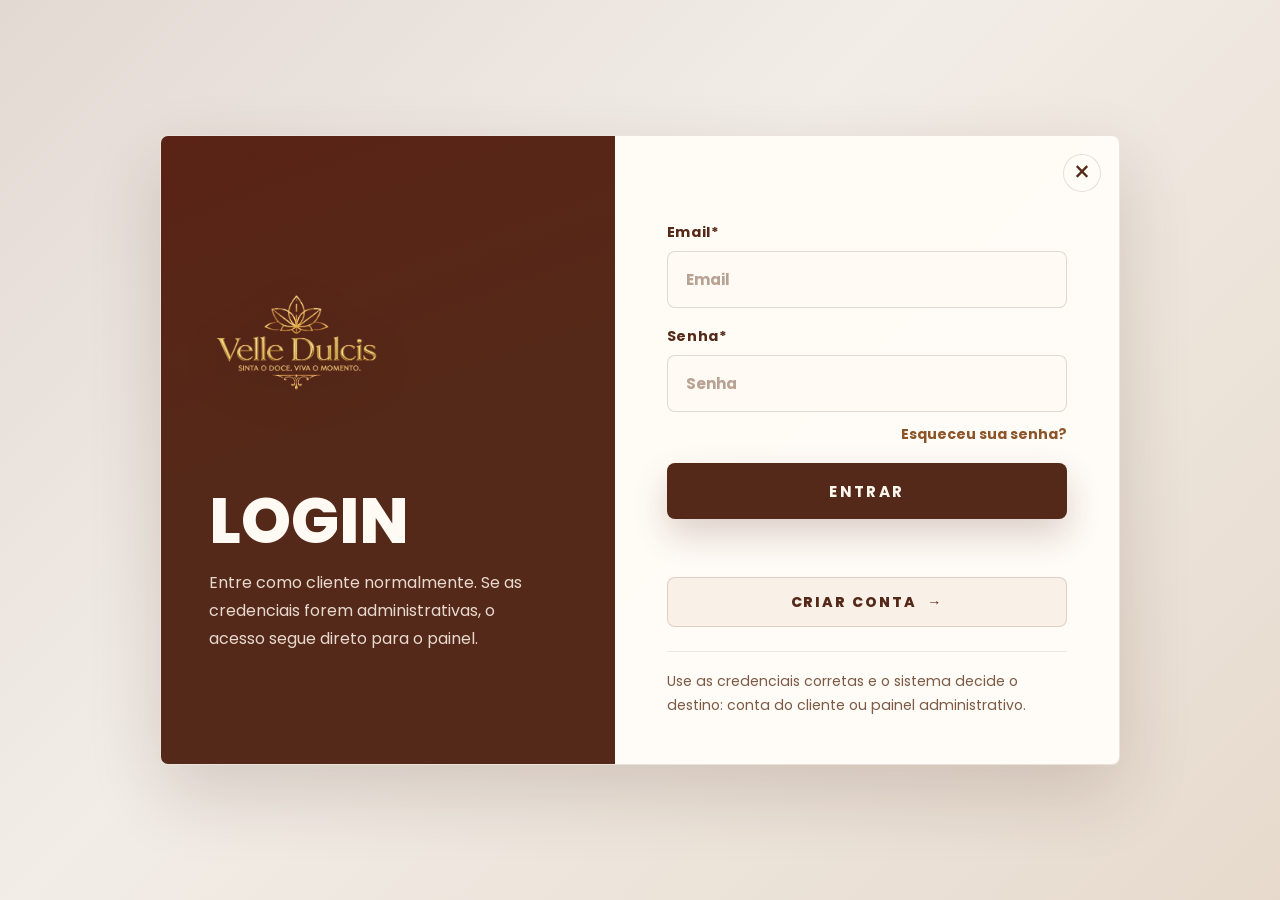
<file: admin.html>
<!DOCTYPE html>
<html lang="pt-br">

<head>
    <meta charset="UTF-8">
    <meta name="viewport" content="width=device-width, initial-scale=1.0">
    <link rel="stylesheet" href="admin.css">
    <title>Admin | Velle Dulcis</title>
</head>

<body>
    <main class="admin-shell">
        <header class="admin-topbar">
            <a class="admin-topbar__voltar" href="index.html">Voltar para a vitrine</a>

            <div class="admin-topbar__acoes">
                <p id="admin-usuario" class="admin-topbar__usuario" aria-live="polite"></p>
                <button id="btn-sair" class="admin-topbar__sair" type="button">Sair</button>
            </div>
        </header>

        <section class="admin-overview" aria-label="Resumo do painel">
            <article class="admin-metric-card">
                <span class="admin-metric-card__label">Produtos ativos</span>
                <strong id="admin-total-produtos" class="admin-metric-card__value">0</strong>
                <p class="admin-metric-card__text">Itens visiveis agora na vitrine.</p>
            </article>

            <article class="admin-metric-card">
                <span class="admin-metric-card__label">Itens locais</span>
                <strong id="admin-total-locais" class="admin-metric-card__value">0</strong>
                <p class="admin-metric-card__text">Produtos criados ou sobrescritos neste navegador.</p>
            </article>

            <article class="admin-metric-card">
                <span class="admin-metric-card__label">Itens removidos</span>
                <strong id="admin-total-removidos" class="admin-metric-card__value">0</strong>
                <p class="admin-metric-card__text">Produtos ocultados que podem ser restaurados.</p>
            </article>

            <article class="admin-metric-card">
                <span class="admin-metric-card__label">Categorias</span>
                <strong id="admin-total-categorias" class="admin-metric-card__value">0</strong>
                <p class="admin-metric-card__text">Variedade atual de grupos no catálogo.</p>
            </article>
        </section>

        <div class="admin-workspace">
            <section class="form-container admin-card" aria-labelledby="admin-titulo">
                <div class="admin-card__header">
                    <div>
                        <p class="admin-card__eyebrow">Painel administrativo</p>
                        <h1 id="admin-titulo">Cadastrar ou editar produto</h1>
                    </div>

                    <aside class="admin-summary" aria-live="polite">
                        <span class="admin-summary__label">Modo atual</span>
                        <strong id="admin-mode-resumo" class="admin-summary__value admin-summary__value--compact">Novo produto</strong>
                    </aside>
                </div>

                <p class="form-container__intro">
                    Publique novos chocolates, ajuste itens existentes e acompanhe uma previa do card antes de salvar.
                </p>

                <div class="admin-mode">
                    <div class="admin-mode__content">
                        <strong id="admin-mode-label">Novo produto</strong>
                        <span id="admin-mode-texto">Preencha os campos para criar um produto novo na vitrine local.</span>
                    </div>
                    <button id="btn-cancelar-edicao" class="admin-toolbar__secondary admin-toolbar__secondary--compact" type="button" hidden>Cancelar edicao</button>
                </div>

                <p id="admin-status" class="admin-status" aria-live="polite" hidden></p>

                <form id="admin-form" class="admin-form">
                    <div class="admin-form__grid">
                        <label class="admin-field admin-field--full" for="imgUrl">
                            <span class="admin-field__label">Imagem principal</span>
                            <span class="admin-field__hint">Use uma URL completa ou um caminho local valido.</span>
                            <input type="text" id="imgUrl" placeholder="URL da imagem principal" required>
                        </label>

                        <label class="admin-field" for="nome">
                            <span class="admin-field__label">Nome do chocolate</span>
                            <input type="text" id="nome" placeholder="Nome do chocolate" required>
                        </label>

                        <label class="admin-field" for="preco">
                            <span class="admin-field__label">Preço</span>
                            <input type="number" id="preco" placeholder="Ex: 25.90" step="0.01" min="0.01" inputmode="decimal" required>
                        </label>

                        <label class="admin-field" for="categoria">
                            <span class="admin-field__label">Categoria</span>
                            <input type="text" id="categoria" placeholder="Ex: Ovos de Páscoa">
                        </label>

                        <label class="admin-field" for="peso">
                            <span class="admin-field__label">Peso ou tamanho</span>
                            <input type="text" id="peso" placeholder="Ex: 210g">
                        </label>

                        <label class="admin-field" for="ref">
                            <span class="admin-field__label">Referencia</span>
                            <input type="text" id="ref" placeholder="Codigo interno ou SKU">
                        </label>

                        <label class="admin-field" for="destaque">
                            <span class="admin-field__label">Selo de destaque</span>
                            <input type="text" id="destaque" placeholder="Ex: 119 pontos Kop Club">
                        </label>

                        <label class="admin-field admin-field--full" for="descricao">
                            <span class="admin-field__label">Descrição</span>
                            <textarea id="descricao" placeholder="Descrição do produto"></textarea>
                        </label>

                        <label class="admin-field admin-field--full" for="galeria">
                            <span class="admin-field__label">Galeria complementar</span>
                            <span class="admin-field__hint">Adicione uma URL por linha para montar a galeria do produto.</span>
                            <textarea id="galeria" placeholder="Outras imagens (uma URL por linha)"></textarea>
                        </label>
                    </div>

                    <div class="admin-toolbar">
                        <button id="btn-publicar" type="submit">Publicar produto</button>
                        <button id="btn-limpar" class="admin-toolbar__secondary" type="button">Limpar campos</button>
                    </div>
                </form>
            </section>

            <aside class="admin-card admin-preview-card" aria-labelledby="admin-preview-titulo">
                <div class="admin-card__header">
                    <div>
                        <p class="admin-card__eyebrow">Previa ao vivo</p>
                        <h2 id="admin-preview-titulo">Como o cliente vai ver</h2>
                    </div>
                </div>

                <div class="admin-preview">
                    <div class="admin-preview__media">
                        <img id="admin-preview-imagem" class="admin-preview__imagem" src="logo-velle-dulcis.png" alt="Previa do produto">
                    </div>

                    <div class="admin-preview__body">
                        <span id="admin-preview-destaque" class="admin-preview__badge">Seleção da casa</span>
                        <h3 id="admin-preview-nome">Chocolate sem nome</h3>
                        <p id="admin-preview-preco" class="admin-preview__preco">R$ 0,00</p>

                        <div class="admin-preview__meta">
                            <span id="admin-preview-categoria">Categoria</span>
                            <span id="admin-preview-peso">Peso não informado</span>
                        </div>

                        <p id="admin-preview-descricao" class="admin-preview__descricao">
                            Adicione imagem, destaque e descrição para acompanhar o produto antes de publicar.
                        </p>

                        <dl class="admin-preview__details">
                            <div>
                                <dt>Slug</dt>
                                <dd id="admin-preview-slug">será gerado automaticamente</dd>
                            </div>
                            <div>
                                <dt>Referencia</dt>
                                <dd id="admin-preview-ref">será gerada automaticamente</dd>
                            </div>
                            <div>
                                <dt>Galeria</dt>
                                <dd id="admin-preview-galeria">1 imagem</dd>
                            </div>
                        </dl>
                    </div>
                </div>
            </aside>
        </div>

        <section class="admin-card" aria-labelledby="admin-lista-titulo">
            <div class="admin-card__header">
                <div>
                    <p class="admin-card__eyebrow">Gestão de catálogo</p>
                    <h2 id="admin-lista-titulo">Produtos cadastrados</h2>
                </div>
            </div>

            <p class="form-container__intro">
                Pesquise por nome, categoria, slug ou referência. Você também pode editar itens existentes ou filtrar apenas os produtos locais.
            </p>

            <div class="admin-list-toolbar">
                <label class="admin-search-field" for="admin-busca">
                    <span class="admin-search-field__label">Buscar produto</span>
                    <input id="admin-busca" type="search" placeholder="Nome, categoria, slug ou referência">
                </label>

                <label class="admin-select-field" for="admin-filtro-origem">
                    <span class="admin-search-field__label">Origem</span>
                    <select id="admin-filtro-origem">
                        <option value="todos">Todos</option>
                        <option value="locais">Somente locais</option>
                        <option value="catalogo">Somente catálogo</option>
                    </select>
                </label>

                <label class="admin-select-field" for="admin-ordenacao">
                    <span class="admin-search-field__label">Ordenar por</span>
                    <select id="admin-ordenacao">
                        <option value="nome-asc">Nome (A-Z)</option>
                        <option value="preco-desc">Maior preço</option>
                        <option value="preco-asc">Menor preço</option>
                        <option value="categoria">Categoria</option>
                    </select>
                </label>

                <button id="btn-limpar-filtros" class="admin-toolbar__secondary admin-toolbar__secondary--compact" type="button">Limpar filtros</button>
            </div>

            <div id="admin-lista-produtos" class="admin-product-list" aria-live="polite"></div>
        </section>

        <section class="admin-card" aria-labelledby="admin-removidos-titulo">
            <div class="admin-card__header">
                <div>
                    <p class="admin-card__eyebrow">Backup local</p>
                    <h2 id="admin-removidos-titulo">Itens removidos</h2>
                </div>
                <button id="btn-toggle-removidos" class="admin-toolbar__secondary admin-toolbar__secondary--compact" type="button" aria-expanded="false">
                    Reexibir itens removidos
                </button>
            </div>

            <p class="form-container__intro">
                Abra a lista para ver chocolates apagados neste navegador e restaurar os que quiser.
            </p>

            <div id="admin-lista-removidos" class="admin-product-list" aria-live="polite" hidden></div>
        </section>
    </main>

    <script src="auth.js"></script>
    <script>
        if (!redirecionarSeNaoAutenticado("login.html")) {
            throw new Error("Usuário não autenticado.");
        }

        const sessaoAtual = obterSessaoAutenticada();

        window.ADMIN_PANEL_OPTIONS = {
            loginUrl: "login.html",
            logoutMode: "local",
            userName: sessaoAtual ? sessaoAtual.nome : "Administrador",
        };
    </script>
    <script src="products-data.js"></script>
    <script src="admin-panel.js"></script>
</body>

</html>
</file>
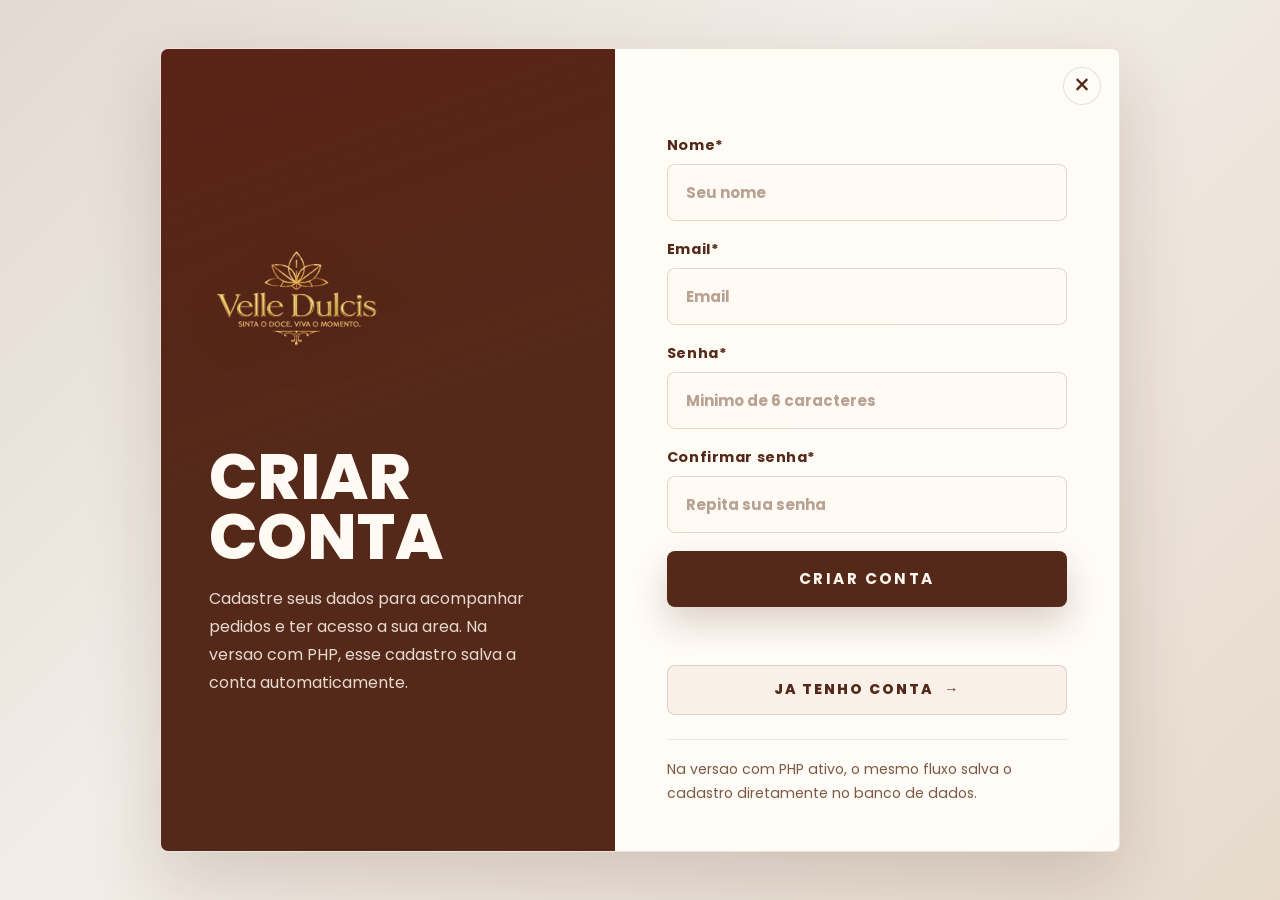
<file: cadastro.html>
<!DOCTYPE html>
<html lang="pt-br">

<head>
    <meta charset="UTF-8">
    <meta name="viewport" content="width=device-width, initial-scale=1.0">
    <title>Criar Conta | Velle Dulcis</title>
    <link rel="preconnect" href="https://fonts.googleapis.com">
    <link rel="preconnect" href="https://fonts.gstatic.com" crossorigin>
    <link href="https://fonts.googleapis.com/css2?family=Poppins:wght@300;400;500;600;700&display=swap" rel="stylesheet">
    <link rel="stylesheet" href="login.css?v=20260514-1">
</head>

<body class="login-body login-body--customer">
    <script src="theme-init.js"></script>
    <main class="login-modal-shell">
        <section class="login-modal" aria-labelledby="cadastro-title">
            <a class="login-modal__close" href="index.html" aria-label="Fechar e voltar para a vitrine">
                <span aria-hidden="true">&times;</span>
            </a>

            <div class="login-modal__intro">
                <a class="login-modal__brand" href="index.html" aria-label="Voltar para a vitrine">
                    <img src="logo-velle-dulcis.png" alt="Velle Dulcis">
                </a>
                <h1 id="cadastro-title">Criar conta</h1>
                <p>
                    Cadastre seus dados para acompanhar pedidos e ter acesso a sua area. Na versao com PHP, esse cadastro salva a conta automaticamente.
                </p>
            </div>

            <form id="form-cadastro" class="login-form login-form--customer" novalidate>
                <label class="login-form__field login-form__field--customer">
                    <span>Nome*</span>
                    <input id="cadastro-nome" type="text" placeholder="Seu nome" autocomplete="name" required>
                </label>

                <label class="login-form__field login-form__field--customer">
                    <span>Email*</span>
                    <input id="cadastro-email" type="email" placeholder="Email" autocomplete="email" required>
                </label>

                <label class="login-form__field login-form__field--customer">
                    <span>Senha*</span>
                    <input id="cadastro-senha" type="password" placeholder="Minimo de 6 caracteres" autocomplete="new-password" required>
                </label>

                <label class="login-form__field login-form__field--customer">
                    <span>Confirmar senha*</span>
                    <input id="cadastro-confirmar-senha" type="password" placeholder="Repita sua senha" autocomplete="new-password" required>
                </label>

                <button type="submit">Criar conta</button>
                <p id="cadastro-mensagem" class="login-form__message" aria-live="polite"></p>

                <a class="login-form__create" href="login.html">
                    Ja tenho conta
                    <span aria-hidden="true">&rarr;</span>
                </a>
            </form>

            <p class="login-modal__note">
                Na versao com PHP ativo, o mesmo fluxo salva o cadastro diretamente no banco de dados.
            </p>
        </section>
    </main>

    <script src="auth.js"></script>
    <script src="cadastro.js"></script>
</body>

</html>
</file>
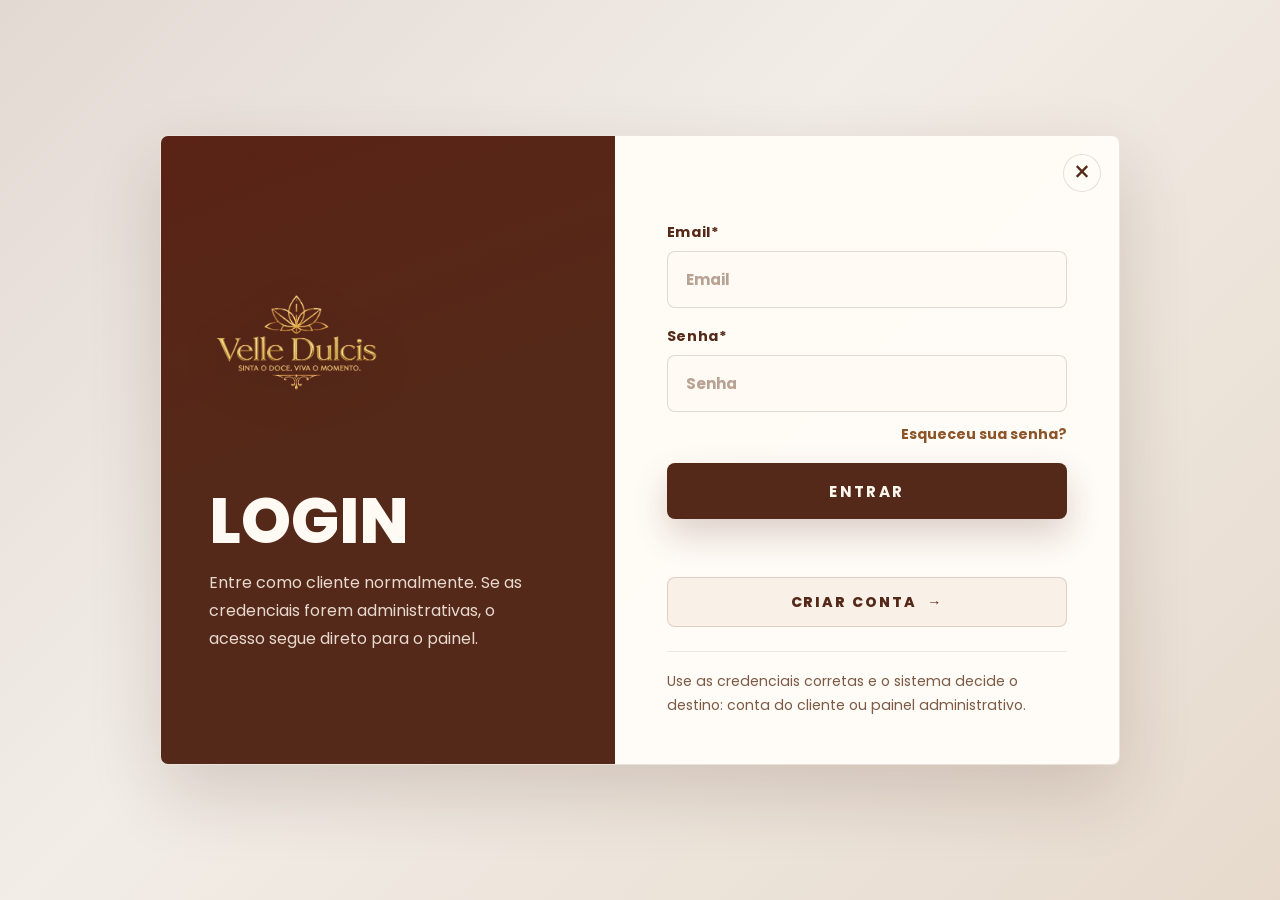
<file: conta.html>
<!DOCTYPE html>
<html lang="pt-br">

<head>
    <meta charset="UTF-8">
    <meta name="viewport" content="width=device-width, initial-scale=1.0">
    <link rel="stylesheet" href="admin.css">
    <title>Minha Conta | Velle Dulcis</title>
</head>

<body>
    <script src="theme-init.js"></script>
    <div class="admin-shell">
        <div class="admin-topbar">
            <a class="admin-topbar__voltar" href="index.html">Voltar para a vitrine</a>

            <div class="admin-topbar__acoes">
                <span id="conta-usuario-nome" class="admin-topbar__usuario">Cliente</span>
                <a class="admin-topbar__sair" href="login.html">Entrar</a>
            </div>
        </div>

        <div class="form-container">
            <h2>Minha conta</h2>
            <p class="form-container__intro">Esta e a versao estatica da area do cliente. Quando a loja roda com PHP, aqui entram enderecos e pedidos reais.</p>

            <input id="conta-nome" type="text" value="Cliente" readonly>
            <input id="conta-email" type="email" value="" readonly>
            <input id="conta-perfil" type="text" value="Perfil: cliente" readonly>

            <p id="conta-mensagem" class="login-form__message" aria-live="polite"></p>
        </div>

        <div class="form-container">
            <h2>Proximo passo</h2>
            <p class="form-container__intro">Para cadastro completo, finalizacao de pedido e historico real, use a versao com PHP ativa.</p>
            <a class="admin-topbar__sair" href="index.html">Voltar para comprar</a>
        </div>
    </div>

    <script src="auth.js"></script>
    <script src="conta.js"></script>
</body>

</html>
</file>
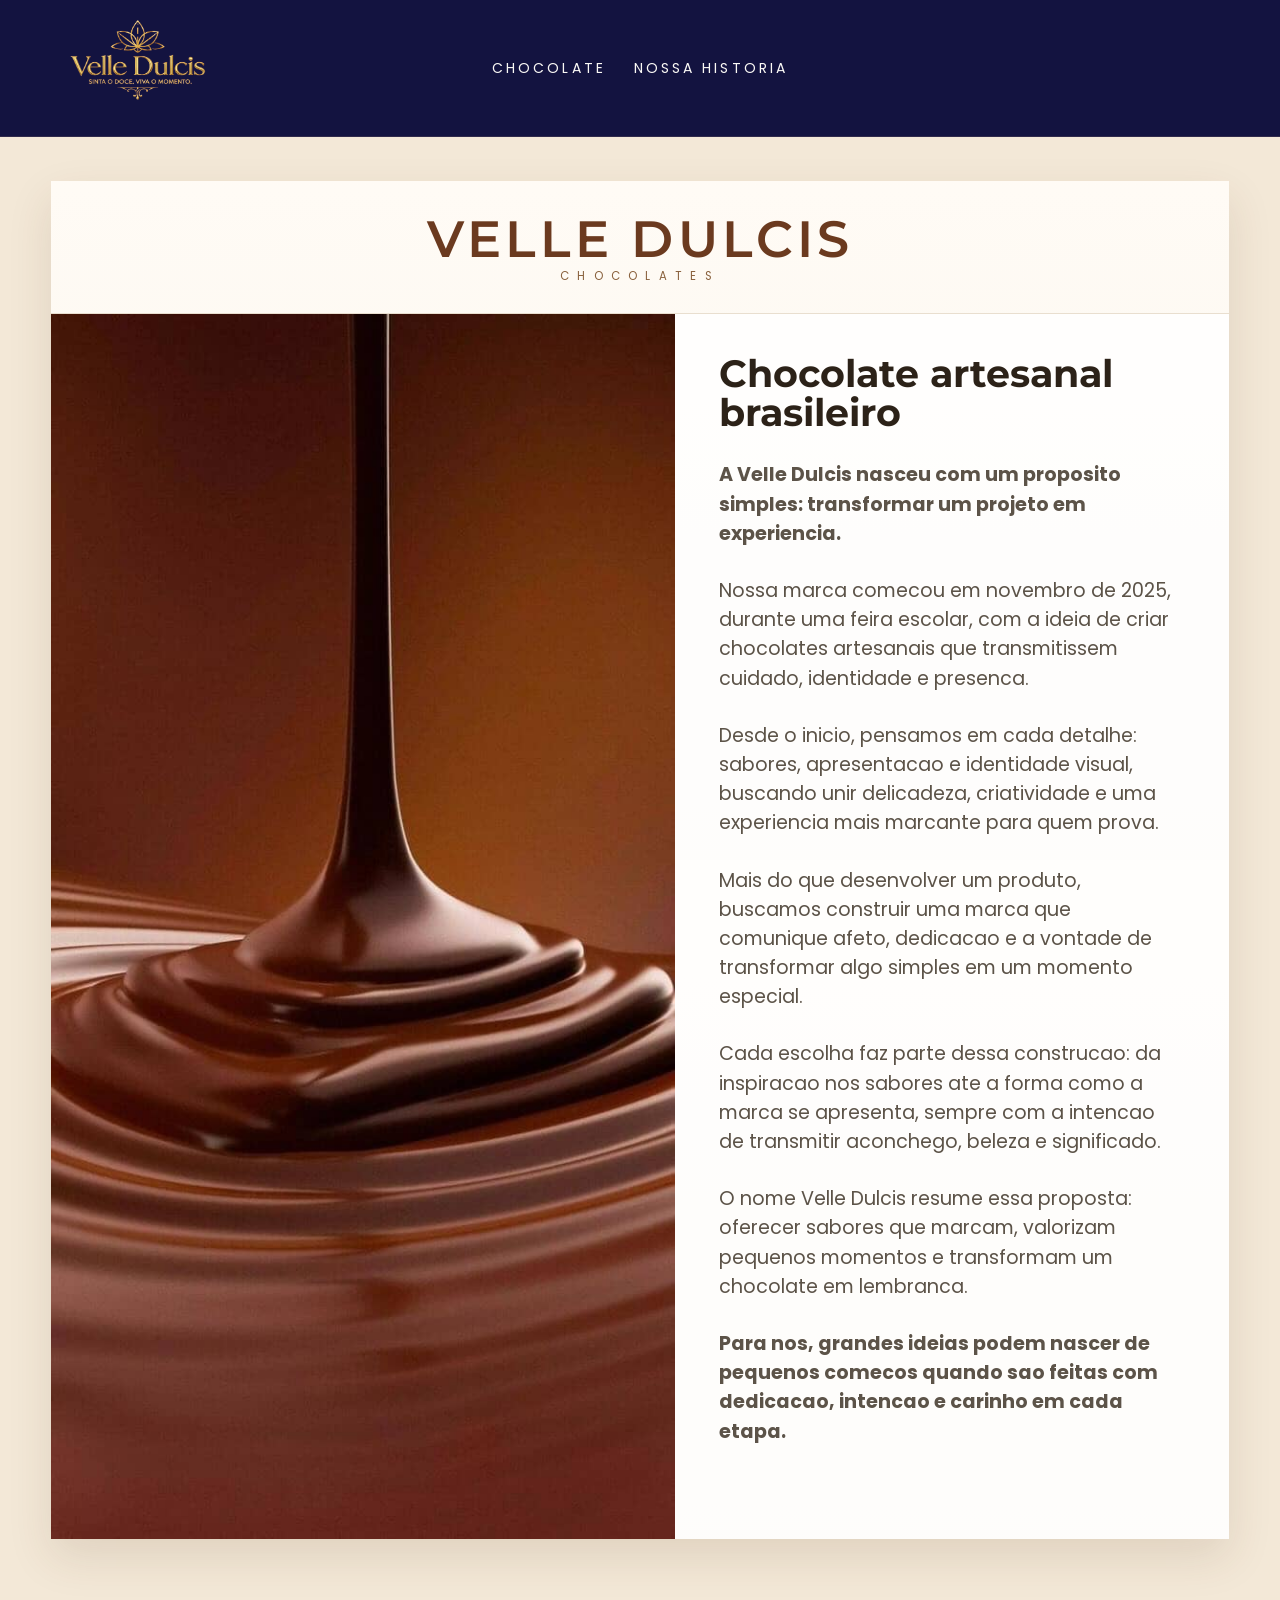
<file: historia.html>
<!DOCTYPE html>
<html lang="pt-br">

<head>
    <meta charset="UTF-8">
    <meta name="viewport" content="width=device-width, initial-scale=1.0">
    <title>Nossa Historia | Velle Dulcis</title>
    <link rel="preconnect" href="https://fonts.googleapis.com">
    <link rel="preconnect" href="https://fonts.gstatic.com" crossorigin>
    <link href="https://fonts.googleapis.com/css2?family=Montserrat:wght@600;700&family=Poppins:wght@300;400;500;600&display=swap" rel="stylesheet">
    <link rel="stylesheet" href="style.css?v=20260514-3">
</head>

<body class="pagina-historia">
    <script src="theme-init.js"></script>

    <header class="topo-site topo-site--historia">
        <a class="marca-site" href="index.html" aria-label="Voltar para a vitrine">
            <img class="marca-site__logo" src="logo-velle-dulcis.png" alt="Velle Dulcis">
        </a>

        <nav class="menu-topo" aria-label="Principal">
            <a href="index.html#vitrine" class="menu-topo__link">Chocolate</a>
            <a href="historia.html" class="menu-topo__link">Nossa historia</a>
        </nav>
    </header>

    <main class="historia-pagina">
        <section class="historia-hero">
            <div class="historia-hero__cabecalho">
                <span class="historia-hero__marca">Velle Dulcis</span>
                <span class="historia-hero__submarca">Chocolates</span>
            </div>

            <div class="historia-hero__conteudo">
                <div class="historia-hero__imagem-box">
                    <img
                        class="historia-hero__imagem"
                        src="imagemcauda.jpg"
                        alt="Imagem cauda usada na pagina de historia"
                    >
                </div>

                <article class="historia-hero__texto">
                    <h1>Chocolate artesanal brasileiro</h1>

                    <p><span class="negrito">A Velle Dulcis nasceu com um proposito simples: transformar um projeto em experiencia.</span></p>

                    <p>
                        Nossa marca comecou em novembro de 2025, durante uma feira escolar, com a ideia de criar
                        chocolates artesanais que transmitissem cuidado, identidade e presenca.
                    </p>

                    <p>
                        Desde o inicio, pensamos em cada detalhe: sabores, apresentacao e identidade visual,
                        buscando unir delicadeza, criatividade e uma experiencia mais marcante para quem prova.
                    </p>

                    <p>
                        Mais do que desenvolver um produto, buscamos construir uma marca que comunique afeto,
                        dedicacao e a vontade de transformar algo simples em um momento especial.
                    </p>

                    <p>
                        Cada escolha faz parte dessa construcao: da inspiracao nos sabores ate a forma como a marca
                        se apresenta, sempre com a intencao de transmitir aconchego, beleza e significado.
                    </p>

                    <p>
                        O nome Velle Dulcis resume essa proposta: oferecer sabores que marcam, valorizam pequenos momentos
                        e transformam um chocolate em lembranca.
                    </p>

                    <p><span class="negrito">Para nos, grandes ideias podem nascer de pequenos comecos quando sao feitas com dedicacao, intencao e carinho em cada etapa.</span></p>
                </article>
            </div>
        </section>
    </main>
</body>

</html>
</file>
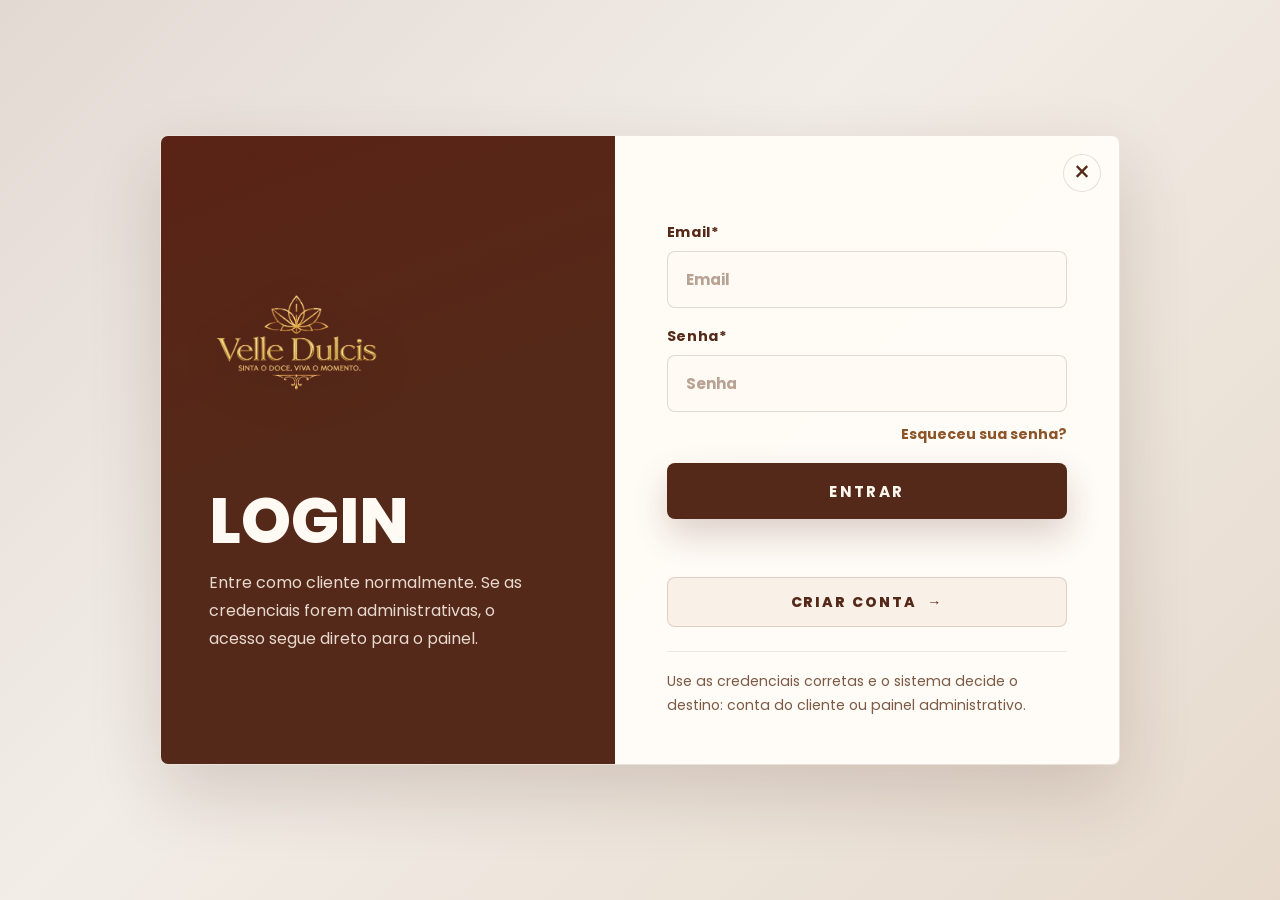
<file: login.html>
<!DOCTYPE html>
<html lang="pt-br">

<head>
    <meta charset="UTF-8">
    <meta name="viewport" content="width=device-width, initial-scale=1.0">
    <title>Entrar | Velle Dulcis</title>
    <link rel="preconnect" href="https://fonts.googleapis.com">
    <link rel="preconnect" href="https://fonts.gstatic.com" crossorigin>
    <link href="https://fonts.googleapis.com/css2?family=Poppins:wght@300;400;500;600;700&display=swap" rel="stylesheet">
    <link rel="stylesheet" href="login.css?v=20260514-1">
</head>
<body class="login-body login-body--customer">
    <script src="theme-init.js"></script>
    <main class="login-modal-shell">
        <section class="login-modal" aria-labelledby="login-title">
            <a class="login-modal__close" href="index.html" aria-label="Fechar e voltar para a vitrine">
                <span aria-hidden="true">&times;</span>
            </a>

            <div class="login-modal__intro">
                <a class="login-modal__brand" href="index.html" aria-label="Voltar para a vitrine">
                    <img src="logo-velle-dulcis.png" alt="Velle Dulcis">
                </a>
                <h1 id="login-title">Login</h1>
                <p>
                    Entre como cliente normalmente. Se as credenciais forem administrativas, o acesso segue direto para o painel.
                </p>
            </div>

            <form id="form-login" class="login-form login-form--customer">
                <label class="login-form__field login-form__field--customer">
                    <span>Email*</span>
                    <input id="email" type="email" placeholder="Email" autocomplete="email" required>
                </label>

                <label class="login-form__field login-form__field--customer">
                    <span>Senha*</span>
                    <input id="senha" type="password" placeholder="Senha" autocomplete="current-password" required>
                </label>

                <div class="login-form__meta">
                    <a class="login-form__assist" href="esqueci_senha.php">Esqueceu sua senha?</a>
                </div>

                <button type="submit">Entrar</button>
                <p id="login-mensagem" class="login-form__message" aria-live="polite"></p>

                <a class="login-form__create" href="cadastro.html">
                    Criar conta
                    <span aria-hidden="true">&rarr;</span>
                </a>
            </form>

            <p class="login-modal__note">
                Use as credenciais corretas e o sistema decide o destino: conta do cliente ou painel administrativo.
            </p>
        </section>
    </main>

    <script src="auth.js"></script>
    <script src="login.js"></script>
</body>

</html>
</file>
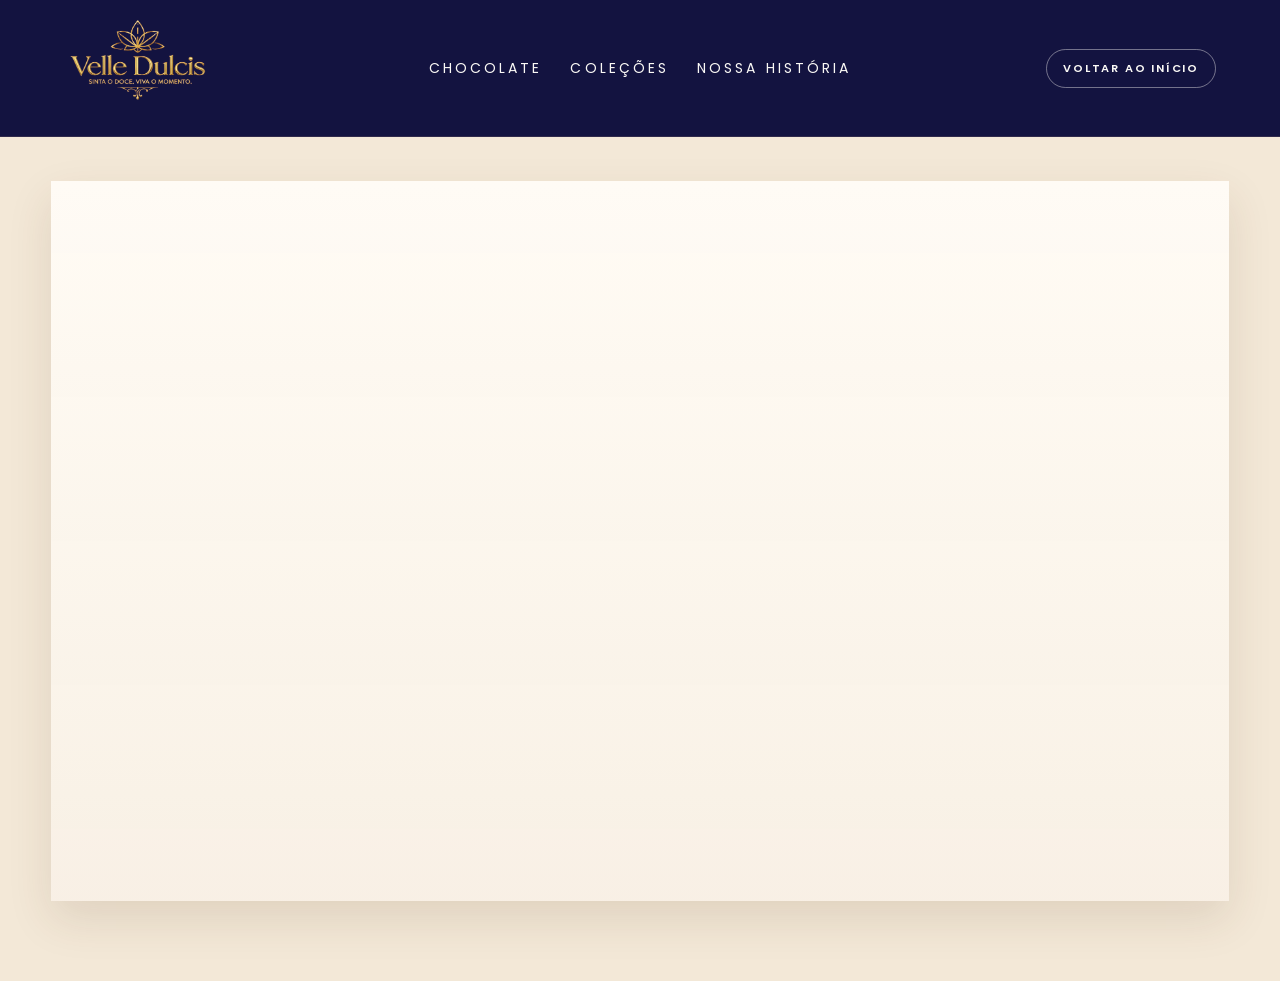
<file: nova-colecao.html>
<!DOCTYPE html>
<html lang="pt-br">

<head>
    <meta charset="UTF-8">
    <meta name="viewport" content="width=device-width, initial-scale=1.0">
    <title>Nova Aba | Velle Dulcis</title>
    <link rel="preconnect" href="https://fonts.googleapis.com">
    <link rel="preconnect" href="https://fonts.gstatic.com" crossorigin>
    <link href="https://fonts.googleapis.com/css2?family=Cormorant+Garamond:wght@400;500;600;700&family=Montserrat:wght@700&family=Poppins:wght@300;400;500;600&display=swap" rel="stylesheet">
    <link rel="stylesheet" href="style.css?v=20260417-5">
</head>

<body class="pagina-historia">
    <header class="topo-site topo-site--historia">
        <a class="marca-site" href="index.html" aria-label="Voltar para a vitrine">
            <img class="marca-site__logo" src="logo-velle-dulcis.png" alt="Velle Dulcis">
        </a>

        <nav class="menu-topo" aria-label="Principal">
            <a href="index.html#vitrine" class="menu-topo__link">Chocolate</a>
            <a href="index.html#vitrine" class="menu-topo__link">Coleções</a>
            <a href="historia.html" class="menu-topo__link">Nossa história</a>
        </nav>

        <a id="nova-aba-voltar" class="historia-voltar" href="index.html">Voltar ao início</a>
    </header>

    <main class="historia-pagina">
        <section class="historia-hero historia-hero--vazio"></section>
    </main>

    <script>
        (function () {
            const HOME_ROUTE_STORAGE_KEY = "imperio_home_route";
            const fallbackRoute = "index.html";
            const routeFromSession = window.sessionStorage
                ? sessionStorage.getItem(HOME_ROUTE_STORAGE_KEY)
                : "";
            const routeFromReferrer = /index\.php($|\?)/i.test(document.referrer) ? "index.php" : "";
            const homeRoute = routeFromSession || routeFromReferrer || fallbackRoute;

            const voltarLink = document.getElementById("nova-aba-voltar");
            const logoLink = document.querySelector(".topo-site--historia .marca-site");

            if (voltarLink) {
                voltarLink.setAttribute("href", homeRoute);
            }

            if (logoLink) {
                logoLink.setAttribute("href", homeRoute);
            }
        })();
    </script>
</body>

</html>
</file>
<file: admin.css>
:root {
    --page-bg: #f7f1ea;
    --page-bg-soft: #fbf7f2;
    --surface: rgba(255, 252, 248, 0.96);
    --surface-strong: #ffffff;
    --surface-soft: #f4ebe0;
    --border: rgba(87, 58, 39, 0.12);
    --border-strong: rgba(87, 58, 39, 0.22);
    --text-primary: #382317;
    --text-secondary: #6b5649;
    --text-muted: #957d6f;
    --accent: #7f5539;
    --accent-strong: #5f3d28;
    --accent-soft: rgba(127, 85, 57, 0.08);
    --success: #2f6a49;
    --success-soft: rgba(47, 106, 73, 0.12);
    --danger: #9b4135;
    --danger-soft: rgba(155, 65, 53, 0.12);
    --info: #81593d;
    --info-soft: rgba(129, 89, 61, 0.12);
    --shadow-sm: 0 14px 28px rgba(75, 46, 28, 0.06);
    --shadow-md: 0 24px 48px rgba(75, 46, 28, 0.08);
    --radius-xl: 28px;
    --radius-lg: 22px;
    --radius-md: 16px;
    --radius-sm: 12px;
    --transition: 180ms ease;
}

* {
    box-sizing: border-box;
    margin: 0;
    padding: 0;
}

html {
    scroll-behavior: smooth;
}

body {
    min-height: 100vh;
    padding: 32px 20px 48px;
    font-family: "Poppins", "Segoe UI", sans-serif;
    color: var(--text-primary);
    background:
        radial-gradient(circle at top left, rgba(255, 255, 255, 0.9), transparent 30%),
        linear-gradient(180deg, var(--page-bg-soft) 0%, var(--page-bg) 100%);
}

body.account-page {
    background:
        linear-gradient(180deg, #f7f1e3 0%, #fbf8f0 100%);
}

body[data-theme="dark"] {
    --page-bg: #100d0b;
    --page-bg-soft: #181410;
    --surface: rgba(24, 20, 18, 0.96);
    --surface-strong: #201a16;
    --surface-soft: #181410;
    --border: rgba(217, 180, 143, 0.16);
    --border-strong: rgba(217, 180, 143, 0.32);
    --text-primary: #faf9f6;
    --text-secondary: #b8aea6;
    --text-muted: #8f857d;
    --accent: #d9b48f;
    --accent-strong: #f1d1ad;
    --accent-soft: rgba(217, 180, 143, 0.1);
    --shadow-sm: 0 14px 28px rgba(0, 0, 0, 0.24);
    --shadow-md: 0 24px 48px rgba(0, 0, 0, 0.32);
    background:
        radial-gradient(circle at top left, rgba(217, 180, 143, 0.1), transparent 32%),
        linear-gradient(180deg, var(--page-bg-soft) 0%, var(--page-bg) 100%);
}

body[data-theme="dark"].account-page {
    background:
        linear-gradient(180deg, #181410 0%, #100d0b 100%);
}

body[data-theme="dark"] .admin-metric-card,
body[data-theme="dark"] .admin-card,
body[data-theme="dark"] .form-container,
body[data-theme="dark"] .account-form-card,
body[data-theme="dark"] .account-list-card,
body[data-theme="dark"] .account-empty-state {
    background: var(--surface);
    border-color: var(--border);
}

body[data-theme="dark"] .admin-topbar__voltar,
body[data-theme="dark"] .admin-toolbar__secondary,
body[data-theme="dark"] .admin-action--ghost {
    background: var(--surface-strong);
    color: var(--text-primary);
    border-color: var(--border);
}

body[data-theme="dark"] .admin-topbar__sair,
body[data-theme="dark"] .admin-action,
body[data-theme="dark"] #btn-publicar {
    color: #100d0b;
}

body[data-theme="dark"] .admin-field input,
body[data-theme="dark"] .admin-field textarea,
body[data-theme="dark"] .admin-search-field input,
body[data-theme="dark"] .admin-select-field select {
    background: var(--surface-strong);
    border-color: var(--border);
    color: var(--text-primary);
}

body[data-theme="dark"] .admin-product-item,
body[data-theme="dark"] .admin-product-item__media {
    border-color: var(--border);
    background: var(--surface-strong);
}

body[data-theme="dark"] .admin-toolbar__secondary:hover,
body[data-theme="dark"] .admin-toolbar__secondary:focus-visible,
body[data-theme="dark"] .admin-action--ghost:hover,
body[data-theme="dark"] .admin-action--ghost:focus-visible {
    background: #2a221c;
    border-color: var(--border-strong);
}

body[data-theme="dark"] .account-pill,
body[data-theme="dark"] .account-price,
body[data-theme="dark"] .admin-product-item__price {
    color: var(--accent-strong);
}

.admin-toolbar,
.admin-list-toolbar,
.admin-product-item__actions {
    display: flex;
    flex-wrap: wrap;
    gap: 12px;
}

#btn-publicar,
.admin-action,
.admin-toolbar__secondary,
.admin-topbar__sair {
    display: inline-flex;
    align-items: center;
    justify-content: center;
    min-height: 48px;
    padding: 0 18px;
    border: 1px solid transparent;
    border-radius: 999px;
    cursor: pointer;
    text-decoration: none;
    font-size: 14px;
    font-weight: 600;
}

#btn-publicar {
    color: var(--surface-strong);
    background: var(--accent);
    box-shadow: 0 18px 30px rgba(95, 61, 40, 0.16);
}

#btn-publicar:hover,
#btn-publicar:focus-visible {
    transform: translateY(-1px);
    background: var(--accent-strong);
}

.admin-toolbar__secondary,
.admin-action--ghost {
    color: var(--text-primary);
    background: var(--surface-strong);
    border-color: var(--border);
}

.admin-toolbar__secondary:hover,
.admin-toolbar__secondary:focus-visible,
.admin-action--ghost:hover,
.admin-action--ghost:focus-visible {
    transform: translateY(-1px);
    border-color: var(--border-strong);
    background: #ffffff;
}

.admin-toolbar__secondary--compact {
    min-height: 42px;
    padding: 0 16px;
}

.admin-preview {
    display: grid;
    gap: 18px;
}

.admin-preview__media {
    overflow: hidden;
    border-radius: 24px;
    background:
        linear-gradient(180deg, rgba(127, 85, 57, 0.1) 0%, rgba(127, 85, 57, 0.04) 100%),
        var(--surface-soft);
    aspect-ratio: 4 / 3;
}

.admin-preview__imagem {
    width: 100%;
    height: 100%;
    object-fit: cover;
}

.admin-preview__body {
    display: grid;
    gap: 14px;
}

.admin-preview__badge {
    width: fit-content;
    padding: 8px 12px;
    color: var(--accent-strong);
    font-size: 12px;
    font-weight: 700;
    letter-spacing: 0.06em;
    text-transform: uppercase;
    background: rgba(127, 85, 57, 0.12);
    border-radius: 999px;
}

.admin-preview__body h3 {
    font-size: 1.5rem;
    line-height: 1.15;
}

.admin-preview__preco {
    color: var(--accent-strong);
    font-size: 1.35rem;
    font-weight: 700;
}

.admin-preview__meta {
    display: flex;
    flex-wrap: wrap;
    gap: 10px;
}

.admin-preview__meta span {
    padding: 8px 12px;
    color: var(--text-secondary);
    font-size: 13px;
    background: rgba(127, 85, 57, 0.06);
    border-radius: 999px;
}

.admin-preview__descricao {
    color: var(--text-secondary);
    line-height: 1.65;
}

.admin-preview__details {
    display: grid;
    gap: 12px;
}

.admin-preview__details div {
    display: grid;
    gap: 4px;
    padding: 14px 16px;
    background: var(--surface-soft);
    border: 1px solid rgba(127, 85, 57, 0.08);
    border-radius: var(--radius-md);
}

.admin-preview__details dt {
    color: var(--text-muted);
    font-size: 12px;
    text-transform: uppercase;
    letter-spacing: 0.08em;
}

.admin-preview__details dd {
    color: var(--text-primary);
    word-break: break-word;
}

.admin-list-toolbar {
    display: grid;
    grid-template-columns: minmax(0, 1.6fr) repeat(2, minmax(180px, 0.7fr)) auto;
    align-items: end;
    gap: 14px;
}

.admin-search-field,
.admin-select-field {
    display: grid;
    gap: 8px;
}

.admin-select-field select {
    appearance: none;
    background-image:
        linear-gradient(45deg, transparent 50%, var(--text-secondary) 50%),
        linear-gradient(135deg, var(--text-secondary) 50%, transparent 50%);
    background-position:
        calc(100% - 18px) calc(50% - 3px),
        calc(100% - 12px) calc(50% - 3px);
    background-size: 6px 6px;
    background-repeat: no-repeat;
}

.admin-product-list {
    display: grid;
    gap: 14px;
}

.admin-product-list__empty {
    padding: 22px;
    color: var(--text-secondary);
    text-align: center;
    background: var(--surface-soft);
    border: 1px dashed var(--border);
    border-radius: var(--radius-lg);
}

.admin-product-item {
    display: grid;
    grid-template-columns: 92px minmax(0, 1fr) auto;
    gap: 16px;
    align-items: center;
    padding: 16px;
    background: rgba(255, 255, 255, 0.72);
    border: 1px solid var(--border);
    border-radius: 24px;
}

.admin-product-item--removed {
    background: rgba(255, 248, 244, 0.9);
}

.admin-product-item__media {
    width: 92px;
    height: 92px;
    overflow: hidden;
    border-radius: 20px;
    background: var(--surface-soft);
}

.admin-product-item__media img {
    width: 100%;
    height: 100%;
    object-fit: cover;
}

.admin-product-item__content {
    display: grid;
    gap: 8px;
    min-width: 0;
}

.admin-product-item__top {
    display: flex;
    align-items: center;
    justify-content: space-between;
    gap: 12px;
}

.admin-product-item__top strong {
    font-size: 1rem;
    line-height: 1.4;
}

.admin-product-item__price {
    color: var(--accent-strong);
    font-weight: 700;
    white-space: nowrap;
}

.admin-product-item__meta {
    color: var(--text-secondary);
    font-size: 14px;
    line-height: 1.55;
}

.admin-product-item__chips {
    display: flex;
    flex-wrap: wrap;
    gap: 8px;
}

.admin-chip {
    display: inline-flex;
    align-items: center;
    min-height: 30px;
    padding: 0 12px;
    color: var(--text-secondary);
    font-size: 12px;
    font-weight: 600;
    background: rgba(127, 85, 57, 0.08);
    border-radius: 999px;
}

.admin-chip--local {
    color: var(--accent-strong);
    background: rgba(127, 85, 57, 0.14);
}

.admin-chip--catalogo {
    color: var(--text-secondary);
    background: rgba(76, 107, 133, 0.1);
}

.admin-chip--removed {
    color: var(--danger);
    background: rgba(155, 65, 53, 0.12);
}

.admin-product-item__actions {
    justify-content: flex-end;
}

.admin-action--danger {
    color: #fff;
    background: var(--danger);
}

.admin-action--danger:hover,
.admin-action--danger:focus-visible {
    transform: translateY(-1px);
    background: #7f3127;
}

.admin-action--success {
    color: #fff;
    background: var(--success);
}

.admin-action--success:hover,
.admin-action--success:focus-visible {
    transform: translateY(-1px);
    background: #24553a;
}

@media (max-width: 1080px) {
    .admin-overview {
        grid-template-columns: repeat(2, minmax(0, 1fr));
    }

    .admin-workspace {
        grid-template-columns: 1fr;
    }

    .admin-preview-card {
        position: static;
    }

    .admin-list-toolbar {
        grid-template-columns: repeat(2, minmax(0, 1fr));
    }
}

@media (max-width: 760px) {
    body {
        padding: 20px 14px 32px;
    }

    .admin-card,
    .form-container,
    .admin-metric-card {
        padding: 22px 18px;
        border-radius: 22px;
    }

    .admin-topbar {
        flex-direction: column;
        align-items: stretch;
    }

    .admin-topbar__acoes,
    .admin-card__header,
    .admin-mode {
        flex-direction: column;
        align-items: stretch;
    }

    .admin-summary {
        min-width: 0;
    }

    .admin-form__grid,
    .admin-overview,
    .admin-list-toolbar {
        grid-template-columns: 1fr;
    }

    .admin-field--full {
        grid-column: auto;
    }

    .admin-product-item {
        grid-template-columns: 72px minmax(0, 1fr);
    }

    .admin-product-item__actions {
        grid-column: 1 / -1;
        justify-content: stretch;
    }

    .admin-product-item__actions .admin-action {
        flex: 1 1 180px;
    }

    .account-section {
        padding: 20px 16px;
        border-radius: 20px;
    }

    .account-list-card__top,
    .admin-card__header--account-inline {
        flex-direction: row;
        align-items: center;
    }
}

@media (prefers-reduced-motion: reduce) {
    html {
        scroll-behavior: auto;
    }

    *,
    *::before,
    *::after {
        transition: none !important;
        animation: none !important;
    }
}
</file>
<file: login.css>
:root {
    --bg: #f2ede7;
    --surface: rgba(255, 252, 247, 0.92);
    --surface-strong: #fffaf3;
    --text: #552919;
    --text-soft: #7c5a44;
    --accent: #ab7843;
    --accent-dark: #552919;
    --chocolate: #552919;
    --border: rgba(85, 41, 25, 0.14);
    --shadow: rgba(61, 26, 13, 0.12);
}

body[data-theme="dark"] {
    --bg: #100d0b;
    --surface: rgba(24, 20, 18, 0.96);
    --surface-strong: #181410;
    --text: #faf9f6;
    --text-soft: #b8aea6;
    --accent: #d9b48f;
    --accent-dark: #d9b48f;
    --chocolate: #552919;
    --border: rgba(217, 180, 143, 0.18);
    --shadow: rgba(0, 0, 0, 0.38);
}

* {
    box-sizing: border-box;
}

html {
    min-height: 100%;
}

body {
    margin: 0;
    min-height: 100vh;
    background: var(--bg);
    color: var(--text);
    font-family: "Poppins", sans-serif;
}

button,
input {
    font: inherit;
}

a {
    color: inherit;
}

.login-page {
    width: min(1120px, 92vw);
    min-height: 100vh;
    margin: 0 auto;
    display: grid;
    grid-template-columns: 1.1fr 0.9fr;
    gap: 32px;
    align-items: center;
    padding: 40px 0;
}

.login-hero,
.login-card {
    border: 1px solid var(--border);
    border-radius: 28px;
    box-shadow: 0 22px 60px var(--shadow);
}

.login-hero {
    padding: 42px;
    background:
        linear-gradient(145deg, rgba(255, 248, 240, 0.96), rgba(247, 238, 228, 0.92)),
        #fff;
}

.login-hero__brand img {
    width: 220px;
    max-width: 100%;
    height: auto;
    display: block;
    margin-bottom: 30px;
}

.login-hero__eyebrow,
.login-card__eyebrow {
    text-transform: uppercase;
    letter-spacing: 0.18em;
    font-size: 12px;
    font-weight: 700;
    color: var(--accent);
    margin-bottom: 12px;
}

.login-hero h1,
.login-card h2 {
    line-height: 1.15;
}

.login-hero h1 {
    max-width: 10ch;
    font-size: clamp(2.4rem, 4vw, 4.2rem);
    margin-bottom: 20px;
}

.login-hero__text,
.login-card__header p {
    color: var(--text-soft);
    line-height: 1.7;
}

.login-demo {
    margin-top: 32px;
    padding: 22px;
    border-radius: 20px;
    background: rgba(171, 120, 67, 0.09);
    display: grid;
    gap: 8px;
}

.login-hero__actions {
    margin-top: 28px;
}

.login-hero__cta,
.login-form__secondary,
.login-form__success-link {
    display: inline-flex;
    align-items: center;
    justify-content: center;
    min-height: 52px;
    padding: 0 20px;
    border-radius: 16px;
    font-weight: 700;
    text-decoration: none;
}

.login-hero__cta {
    background: rgba(171, 120, 67, 0.1);
    color: var(--accent-dark);
    border: 1px solid rgba(171, 120, 67, 0.2);
}

.login-hero__cta:hover {
    background: rgba(171, 120, 67, 0.16);
}

.login-card {
    padding: 36px;
    background: var(--surface);
    backdrop-filter: blur(10px);
}

.login-card__header {
    margin-bottom: 28px;
}

.login-card h2 {
    font-size: 2rem;
    margin-bottom: 12px;
}

.login-form {
    display: grid;
    gap: 18px;
}

.login-form__field {
    display: grid;
    gap: 10px;
    font-size: 14px;
    font-weight: 600;
}

.login-form__field input {
    width: 100%;
    padding: 15px 16px;
    border: 1px solid var(--border);
    border-radius: 16px;
    background: var(--surface-strong);
    color: var(--text);
    font-size: 15px;
    outline: none;
    transition: border-color 0.2s ease, box-shadow 0.2s ease;
}

.login-form__field input:focus {
    border-color: rgba(171, 120, 67, 0.9);
    box-shadow: 0 0 0 4px rgba(171, 120, 67, 0.14);
}

.login-form button {
    border: none;
    border-radius: 16px;
    background: linear-gradient(135deg, var(--accent) 0%, var(--accent-dark) 100%);
    color: #f7efe6;
    padding: 16px 20px;
    font-size: 15px;
    font-weight: 700;
    cursor: pointer;
    transition: transform 0.2s ease, box-shadow 0.2s ease;
}

.login-form button:hover {
    transform: translateY(-1px);
    box-shadow: 0 16px 34px rgba(125, 82, 38, 0.22);
}

.login-form__secondary,
.login-form__success-link {
    width: 100%;
    border: 1px solid var(--border);
    background: var(--surface-strong);
    color: var(--accent-dark);
}

.login-form__secondary:hover,
.login-form__success-link:hover {
    border-color: rgba(171, 120, 67, 0.45);
    background: #fff;
}

.login-form__message {
    min-height: 24px;
    font-size: 14px;
    color: #9e2f22;
}

.login-form__message.sucesso {
    color: #2d6b36;
}

.login-form__hint {
    color: var(--text-soft);
    font-size: 14px;
    text-align: center;
}

.login-form__hint a {
    color: var(--accent-dark);
    font-weight: 700;
    text-decoration: none;
}

.login-form__hint a:hover {
    text-decoration: underline;
}

@media (max-width: 900px) {
    .login-page {
        grid-template-columns: 1fr;
        padding: 28px 0;
    }

    .login-hero,
    .login-card {
        padding: 28px;
        border-radius: 24px;
    }

        .login-hero h1 {
        max-width: none;
    }
}

.login-body--customer {
    min-height: 100vh;
    display: flex;
    align-items: center;
    justify-content: center;
    padding: 40px 18px;
    background:
        linear-gradient(135deg, rgba(85, 41, 25, 0.1) 0%, rgba(242, 237, 231, 0.72) 42%, rgba(171, 120, 67, 0.16) 100%),
        #f2ede7;
}

body[data-theme="dark"].login-body--customer {
    background:
        linear-gradient(135deg, #100d0b 0%, #1e1815 48%, #2a170f 100%);
}

.login-modal-shell {
    width: 100%;
    display: flex;
    align-items: center;
    justify-content: center;
}

.login-modal {
    position: relative;
    display: grid;
    grid-template-columns: minmax(280px, 0.9fr) minmax(320px, 1fr);
    width: min(960px, 94vw);
    min-height: 560px;
    overflow: hidden;
    background: rgba(255, 252, 247, 0.96);
    border: 1px solid rgba(85, 41, 25, 0.12);
    border-radius: 8px;
    box-shadow: 0 28px 72px rgba(61, 26, 13, 0.16);
}

body[data-theme="dark"] .login-hero,
body[data-theme="dark"] .login-card,
body[data-theme="dark"] .login-modal {
    background: var(--surface);
    border-color: var(--border);
    box-shadow: 0 24px 70px var(--shadow);
}

.login-modal__close {
    position: absolute;
    top: 18px;
    right: 18px;
    z-index: 2;
    display: inline-flex;
    width: 38px;
    height: 38px;
    align-items: center;
    justify-content: center;
    border: 1px solid rgba(85, 41, 25, 0.14);
    border-radius: 999px;
    background: rgba(255, 252, 247, 0.86);
    color: var(--accent-dark);
    text-decoration: none;
    font-size: 28px;
    line-height: 1;
    transition: transform 0.22s ease, background-color 0.22s ease, color 0.22s ease;
}

.login-modal__close:hover {
    transform: translateY(-1px);
    background: var(--chocolate);
    color: #fff7ee;
}

.login-modal__intro {
    grid-row: 1 / span 2;
    display: flex;
    flex-direction: column;
    justify-content: center;
    padding: 54px 48px;
    background:
        linear-gradient(160deg, rgba(100, 18, 12, 0.28) 0%, rgba(85, 41, 25, 0) 46%),
        var(--chocolate);
    color: #fff7ee;
}

.login-modal__brand {
    display: inline-flex;
    width: fit-content;
    margin-bottom: 34px;
}

.login-modal__brand img {
    width: 178px;
    max-width: 100%;
    height: auto;
    display: block;
    filter: drop-shadow(0 12px 24px rgba(0, 0, 0, 0.18));
}

.login-modal__intro h1 {
    max-width: 8ch;
    margin: 0 0 18px;
    color: #fffaf3;
    font-size: clamp(2.5rem, 5vw, 4.5rem);
    font-weight: 800;
    letter-spacing: 0;
    line-height: 0.94;
    text-transform: uppercase;
}

.login-modal__intro p {
    max-width: 32ch;
    margin: 0;
    color: rgba(255, 247, 238, 0.86);
    font-size: 1rem;
    line-height: 1.75;
}

.login-form--customer {
    grid-column: 2;
    align-self: end;
    display: grid;
    gap: 18px;
    padding: 86px 52px 0;
}

.login-form__field--customer {
    gap: 8px;
    color: var(--accent-dark);
    font-size: 0.9rem;
    font-weight: 700;
    letter-spacing: 0.04em;
}

.login-form__field--customer input {
    min-height: 56px;
    padding: 16px 18px;
    border: 1px solid rgba(85, 41, 25, 0.16);
    border-radius: 8px;
    background: #fffaf3;
    color: var(--text);
    box-shadow: inset 0 1px 0 rgba(255, 255, 255, 0.5);
}

.login-form__field--customer input::placeholder {
    color: rgba(124, 90, 68, 0.55);
}

.login-form__field--customer input:focus {
    border-color: rgba(171, 120, 67, 0.85);
    box-shadow: 0 0 0 4px rgba(171, 120, 67, 0.14);
}

.login-form__meta {
    display: flex;
    justify-content: flex-end;
    margin-top: -6px;
}

.login-form__assist {
    color: #8c5427;
    font-size: 0.88rem;
    font-weight: 700;
    text-decoration: none;
    transition: color 0.2s ease;
}

.login-form__assist:hover,
.login-form__create:hover {
    color: var(--accent-dark);
    text-decoration: underline;
}

.login-form--customer button {
    min-height: 56px;
    border-radius: 8px;
    background: var(--chocolate);
    color: #fff7ee;
    font-size: 0.95rem;
    letter-spacing: 0.16em;
    text-transform: uppercase;
    box-shadow: 0 16px 34px rgba(85, 41, 25, 0.2);
}

.login-form--customer button:hover {
    transform: translateY(-1px);
    background: #64120c;
    box-shadow: 0 18px 38px rgba(85, 41, 25, 0.24);
}

.login-form__message {
    min-height: 22px;
    margin: 0;
    padding: 0;
    color: #9e2f22;
    font-size: 0.9rem;
    line-height: 1.45;
}

.login-form__message.sucesso {
    color: #2d6b36;
}

.login-form__create {
    display: flex;
    justify-content: center;
    align-items: center;
    gap: 10px;
    min-height: 50px;
    margin-top: 0;
    border: 1px solid rgba(85, 41, 25, 0.16);
    border-radius: 8px;
    background: rgba(171, 120, 67, 0.08);
    color: var(--accent-dark);
    font-size: 0.88rem;
    font-weight: 800;
    letter-spacing: 0.14em;
    text-decoration: none;
    text-transform: uppercase;
    transition: background-color 0.2s ease, border-color 0.2s ease, color 0.2s ease;
}

.login-modal__note {
    grid-column: 2;
    align-self: start;
    margin: 24px 52px 46px;
    padding-top: 18px;
    border-top: 1px solid rgba(85, 41, 25, 0.1);
    color: var(--text-soft);
    font-size: 0.88rem;
    line-height: 1.7;
}

body[data-theme="dark"] .login-modal__close {
    background: rgba(24, 20, 18, 0.88);
    border-color: var(--border);
    color: #fff7ee;
}

body[data-theme="dark"] .login-modal__close:hover {
    background: #d9b48f;
    color: #100d0b;
}

body[data-theme="dark"] .login-modal__intro {
    background:
        linear-gradient(160deg, rgba(217, 180, 143, 0.1) 0%, rgba(85, 41, 25, 0) 46%),
        #552919;
}

body[data-theme="dark"] .login-modal__intro p,
body[data-theme="dark"] .login-modal__note,
body[data-theme="dark"] .login-hero__text,
body[data-theme="dark"] .login-card__header p,
body[data-theme="dark"] .login-form__hint {
    color: var(--text-soft);
}

body[data-theme="dark"] .login-form__field--customer {
    color: #f1d1ad;
}

body[data-theme="dark"] .login-form__field input,
body[data-theme="dark"] .login-form__field--customer input,
body[data-theme="dark"] .login-demo,
body[data-theme="dark"] .login-form__secondary,
body[data-theme="dark"] .login-form__success-link {
    background: var(--surface-strong);
    border-color: var(--border);
    color: var(--text);
}

body[data-theme="dark"] .login-form__field input::placeholder {
    color: #847970;
}

body[data-theme="dark"] .login-modal__note {
    border-top-color: var(--border);
}

body[data-theme="dark"] .login-form__assist,
body[data-theme="dark"] .login-form__create {
    color: #d9b48f;
}

body[data-theme="dark"] .login-form__create {
    background: rgba(217, 180, 143, 0.08);
    border-color: rgba(217, 180, 143, 0.18);
}

body[data-theme="dark"] .login-form--customer button {
    background: #d9b48f;
    color: #100d0b;
    box-shadow: 0 16px 34px rgba(0, 0, 0, 0.28);
}

body[data-theme="dark"] .login-form--customer button:hover {
    background: #f1d1ad;
}

@media (max-width: 760px) {
    .login-body--customer {
        align-items: stretch;
        padding: 0;
    }

    .login-modal-shell {
        align-items: stretch;
    }

    .login-modal {
        width: 100%;
        min-height: 100vh;
        grid-template-columns: 1fr;
        border: none;
        border-radius: 0;
        box-shadow: none;
    }

    .login-modal__intro {
        grid-row: auto;
        padding: 34px 22px 28px;
    }

    .login-modal__brand {
        margin-bottom: 22px;
    }

    .login-modal__brand img {
        width: 132px;
    }

    .login-modal__intro h1 {
        max-width: none;
        font-size: clamp(2.2rem, 14vw, 3.4rem);
    }

    .login-modal__intro p {
        max-width: none;
    }

    .login-form--customer {
        grid-column: 1;
        align-self: start;
        padding: 32px 22px 0;
    }

    .login-modal__note {
        grid-column: 1;
        margin: 22px 22px 34px;
    }

    .login-modal__close {
        top: 14px;
        right: 14px;
        background: rgba(255, 247, 238, 0.16);
        border-color: rgba(255, 247, 238, 0.24);
        color: #fff7ee;
    }
}
</file>
<file: style.css>
:root {
    --bg: #f2ede7;
    --surface: #f2ede7;
    --surface-strong: #f2ede7;
    --light-panel: #f2ede7;
    --text: #552919;
    --text-strong: #64120c;
    --accent: #ab7843;
    --accent-dark: #552919;
    --border: #ab7843;
    --shadow: rgba(85, 41, 25, 0.12);
    --card-bg: #000033;
    --panel-bg: #f8f2ea;
    --chip-bg: #f5ede3;
    --chip-hover: #efe0cf;
    --input-bg: #ffffff;
    --overlay-bg: rgba(242, 237, 231, 0.96);
    --badge-bg: #fbf1df;
    --motion-smooth: cubic-bezier(0.22, 1, 0.36, 1);
    --motion-snappy: cubic-bezier(0.34, 1.56, 0.64, 1);
    --tema-origem-x: 50vw;
    --tema-origem-y: 72px;
    --cart-drawer-height: 100vh;
    --cart-summary-padding: 20px;
    --cart-summary-safe-bottom: max(20px, env(safe-area-inset-bottom, 0px));
}

body[data-theme="dark"] {
    --bg: #1e1815;
    --surface: #1e1815;
    --surface-strong: #1e1815;
    --light-panel: #100d0b;
    --text: #a69f98;
    --text-strong: #faf9f6;
    --accent: #d9b48f;
    --accent-dark: #faf9f6;
    --border: #2a221c;
    --shadow: rgba(0, 0, 0, 0.42);
    --card-bg: #552919;
    --panel-bg: #181412;
    --chip-bg: rgba(217, 180, 143, 0.08);
    --chip-hover: rgba(217, 180, 143, 0.14);
    --input-bg: #181410;
    --overlay-bg: rgba(10, 8, 6, 0.94);
    --badge-bg: rgba(217, 180, 143, 0.12);
}

body[data-theme="dark"] .topo-site,
body[data-theme="dark"] .rodape-site {
    background: #552919;
}

body[data-theme="dark"] .rodape-site__coluna h3,
body[data-theme="dark"] .rodape-site__base p,
body[data-theme="dark"] .rodape-site__moeda {
    color: #fff7ee;
}

body[data-theme="dark"] .rodape-site__coluna a,
body[data-theme="dark"] .rodape-site__coluna p {
    color: rgba(246, 239, 230, 0.92);
}

* {
    margin: 0;
    padding: 0;
    box-sizing: border-box;
    font-family: "Poppins", sans-serif;
}

html {
    scroll-behavior: smooth;
}

body {
    margin: 0;
    min-height: 100vh;
    width: 100%;
    background-color: var(--bg);
    color: var(--text);
    display: flex;
    flex-direction: column;
    align-items: center;
    overflow-x: hidden;
    position: relative;
    isolation: isolate;
    transition: background-color 0.5s var(--motion-smooth), color 0.34s ease;
}

body::before {
    content: "";
    position: fixed;
    inset: 0;
    pointer-events: none;
    z-index: 240;
    opacity: 0;
    transform: scale(0.8);
    transform-origin: var(--tema-origem-x) var(--tema-origem-y);
    background: radial-gradient(circle at var(--tema-origem-x) var(--tema-origem-y), rgba(255, 249, 240, 0.46) 0%, rgba(217, 180, 143, 0.2) 26%, rgba(121, 83, 47, 0) 68%);
    mix-blend-mode: soft-light;
    transition: opacity 0.46s ease, transform 0.82s var(--motion-smooth);
}

body.tema-transicao-ativa::before {
    opacity: 1;
    transform: scale(1.18);
}

body.sem-rolagem {
    overflow: hidden;
}

body.pagina-carregando .rodape-site {
    visibility: hidden;
}

body.pagina-carregando #container-cards {
    min-height: 60vh;
}

button,
input,
textarea,
select {
    font: inherit;
}

button {
    cursor: pointer;
}

.topo-site {
    width: 100%;
    padding: 24px 5%;
    display: flex;
    justify-content: space-between;
    align-items: center;
    background: rgba(0, 0, 51, 0.92);
    color: #faf9f6;
    border-bottom: 1px solid rgba(217, 180, 143, 0.14);
    position: sticky;
    top: 0;
    z-index: 110;
    backdrop-filter: blur(18px) saturate(135%);
    -webkit-backdrop-filter: blur(18px) saturate(135%);
    transition: padding 0.28s ease, box-shadow 0.28s ease, background-color 0.28s ease;
}

.menu-mobile-toggle,
.menu-mobile {
    display: none;
}

.menu-mobile-toggle__bars {
    position: absolute;
    width: 18px;
    height: 12px;
    display: block;
    top: 50%;
    left: 50%;
    transform: translate(-50%, -50%);
}

.menu-mobile-toggle__bars::before,
.menu-mobile-toggle__bars::after,
.menu-mobile-toggle__bars span {
    content: "";
    position: absolute;
    left: 0;
    width: 100%;
    height: 2px;
    border-radius: 999px;
    background: currentColor;
}

.menu-mobile-toggle__bars::before {
    top: 0;
}

.menu-mobile-toggle__bars span {
    top: 5px;
}

.menu-mobile-toggle__bars::after {
    bottom: 0;
}

.marca-site {
    position: relative;
    height: 88px;
    width: 320px;
    flex: 0 0 320px;
    overflow: visible;
    transition: height 0.28s ease, width 0.28s ease, flex-basis 0.28s ease;
}

.marca-site__logo {
    position: absolute;
    top: 50%;
    left: 0;
    width: auto;
    height: 177px;
    object-fit: contain;
    transform: translateY(-50%);
    transform-origin: left center;
    transition: height 0.28s ease, transform 0.28s ease;
}

.menu-topo {
    display: flex;
    align-items: center;
    gap: 28px;
    position: absolute;
    top: 0;
    bottom: 0;
    left: 50%;
    transform: translateX(-50%);
    transition: gap 0.28s ease;
}

.menu-topo a,
.menu-topo__link {
    text-decoration: none;
    color: #faf9f6;
    text-transform: uppercase;
    letter-spacing: 0.22em;
    font-size: 14px;
    transition: color 0.2s ease, font-size 0.28s ease;
}

.menu-topo a:hover,
.menu-topo__link:hover {
    color: #f1d1ad;
}

.menu-topo__item {
    position: relative;
}

.menu-topo__item--mega {
    position: static;
    padding: 0;
    margin: 0;
}

.menu-topo__link--dropdown {
    display: inline-flex;
    align-items: center;
    gap: 8px;
}

.menu-topo__link--dropdown svg {
    width: 14px;
    height: 14px;
    stroke: currentColor;
    fill: none;
    stroke-width: 2;
    stroke-linecap: round;
    stroke-linejoin: round;
    transition: transform 0.24s ease;
    transition-delay: 0s;
}

.mega-menu {
    position: absolute;
    top: 100%;
    left: 50%;
    right: auto;
    transform: translateY(-34px);
    transform-origin: top center;
    width: 100vw;
    margin-left: -50vw;
    padding: 18px min(6vw, 76px) 34px;
    background: linear-gradient(180deg, rgba(255, 252, 247, 0.995) 0%, rgba(247, 239, 230, 0.985) 100%);
    border-bottom: 1px solid rgba(171, 120, 67, 0.16);
    border-radius: 0;
    box-shadow: 0 22px 48px rgba(85, 41, 25, 0.12);
    display: grid;
    grid-template-columns: minmax(0, 1.75fr) minmax(360px, 0.95fr);
    gap: 34px;
    opacity: 0;
    visibility: hidden;
    pointer-events: none;
    will-change: transform, opacity;
    transition:
        opacity 0.24s ease 0s,
        transform 0.52s var(--motion-smooth) 0s,
        visibility 0s linear 0.52s;
    z-index: 145;
}

.mega-menu::before {
    content: "";
    position: absolute;
    top: -18px;
    left: 0;
    width: 100%;
    height: 18px;
    background: rgba(255, 252, 247, 0.995);
}

.menu-topo__item--mega:hover .mega-menu,
.menu-topo__item--mega:focus-within .mega-menu {
    opacity: 1;
    visibility: visible;
    pointer-events: auto;
    transform: translateY(0);
    transition-delay: 0.5s, 0.5s, 0s;
}

.menu-topo__item--mega:hover .menu-topo__link--dropdown svg,
.menu-topo__item--mega:focus-within .menu-topo__link--dropdown svg {
    transform: rotate(180deg);
    transition-delay: 0.5s;
}

.mega-menu__colunas {
    display: grid;
    grid-template-columns: minmax(0, 1.15fr) minmax(0, 0.8fr) minmax(0, 0.8fr);
    gap: 42px;
    align-items: start;
}

.mega-menu__coluna {
    display: grid;
    align-content: start;
    align-items: start;
    gap: 24px;
}

.mega-menu__titulo {
    color: var(--accent-dark);
    text-transform: uppercase;
    letter-spacing: 0.24em;
    font-size: 12px;
    font-weight: 700;
    margin-top: 0;
    margin-bottom: 2px;
    padding-bottom: 14px;
    position: relative;
}

.mega-menu__titulo::after {
    content: "";
    position: absolute;
    left: 0;
    bottom: 0;
    width: 52px;
    height: 1px;
    background: rgba(85, 41, 25, 0.26);
}

.mega-menu__item,
.mega-menu__lista-link,
.mega-menu__card {
    text-decoration: none;
}

.mega-menu__item {
    display: grid;
    gap: 8px;
    color: var(--text);
    align-content: start;
    padding-bottom: 2px;
    border-bottom: none;
}

.mega-menu__item strong,
.mega-menu__lista-link,
.mega-menu__card strong {
    text-transform: none;
    letter-spacing: normal;
}

.mega-menu__item strong {
    color: var(--text-strong);
    font-size: 1.04rem;
    line-height: 1.25;
}

.mega-menu__item span {
    color: var(--text);
    font-size: 0.92rem;
    line-height: 1.45;
    max-width: 28ch;
}

.mega-menu__lista-link {
    color: var(--text-strong);
    font-size: 0.98rem;
    line-height: 1.5;
    transition: color 0.2s ease, transform 0.2s ease;
}

.mega-menu__lista-link:hover {
    color: var(--accent);
    transform: translateX(4px);
}

.mega-menu__item:hover strong,
.mega-menu__card:hover strong {
    color: var(--accent);
}

.mega-menu__destaques {
    display: grid;
    grid-template-columns: repeat(2, minmax(0, 1fr));
    gap: 22px 26px;
    align-content: start;
}

.mega-menu__card {
    display: grid;
    gap: 14px;
    color: var(--text-strong);
    align-content: start;
}

.mega-menu__card img {
    width: 100%;
    aspect-ratio: 1 / 1;
    object-fit: cover;
    border-radius: 0;
    background: #fff;
    box-shadow: none;
}

.mega-menu__card--alto {
    grid-column: 1 / -1;
}

.mega-menu__card--alto img {
    aspect-ratio: 2.1 / 1;
}

.mega-menu__card-conteudo {
    display: grid;
    grid-template-columns: minmax(0, 1fr) auto;
    grid-template-areas:
        "tag arrow"
        "title arrow";
    column-gap: 16px;
    row-gap: 4px;
    align-items: center;
}

.mega-menu__card-tag {
    grid-area: tag;
    color: var(--accent);
    font-size: 12px;
    font-weight: 700;
    text-transform: uppercase;
    letter-spacing: 0.18em;
}

.mega-menu__card strong {
    grid-area: title;
    color: var(--text-strong);
    font-size: 1.06rem;
    line-height: 1.3;
}

.mega-menu__card-conteudo::after {
    content: "\2192";
    grid-area: arrow;
    align-self: center;
    color: rgba(85, 41, 25, 0.65);
    font-size: 1.6rem;
    line-height: 1;
    flex-shrink: 0;
}

.acoes-topo {
    display: flex;
    align-items: center;
    gap: 10px;
    position: relative;
    transition: gap 0.28s ease;
}

.topo-site--compact {
    padding-top: 14px;
    padding-bottom: 14px;
    box-shadow: 0 16px 34px rgba(85, 41, 25, 0.12);
    background: rgba(0, 0, 51, 0.96);
}

.topo-site--compact .marca-site {
    height: 64px;
    width: 248px;
    flex-basis: 248px;
}

.topo-site--compact .marca-site__logo {
    height: 128px;
}

.topo-site--compact .menu-topo {
    gap: 22px;
}

.topo-site--compact .menu-topo a,
.topo-site--compact .menu-topo__link {
    font-size: 12px;
}

.topo-site--compact .acoes-topo {
    gap: 8px;
}

.acao-topo {
    background: transparent;
    color: #faf9f6;
    border: 1px solid transparent;
    width: 42px;
    height: 42px;
    padding: 0;
    margin-top: 0;
    border-radius: 50%;
    display: flex;
    align-items: center;
    justify-content: center;
    font-size: 22px;
    transition: background-color 0.24s ease, color 0.24s ease, box-shadow 0.24s ease, transform 0.24s ease;
}

.acao-topo--tema {
    border-color: transparent;
    background: transparent;
    transform-origin: center;
}

.acao-topo--link {
    text-decoration: none;
}

.acao-topo--conta {
    width: 136px;
    min-height: 52px;
    padding: 10px 14px;
    border-radius: 14px;
    gap: 10px;
    align-items: center;
    justify-content: flex-start;
    background: transparent;
    color: #faf9f6;
}

.acao-topo--conta svg {
    flex: 0 0 24px;
}

.acao-topo--conta span {
    display: block;
    flex: 1 1 auto;
    font-size: 11px;
    line-height: 1.15;
    font-weight: 700;
    white-space: normal;
    text-align: left;
    word-break: normal;
    overflow-wrap: break-word;
}

.acao-topo--conta[data-logado="true"] {
    width: 42px;
    height: 42px;
    min-height: 42px;
    padding: 0;
    border-radius: 50%;
    justify-content: center;
    align-items: center;
    background: transparent;
    color: #faf9f6;
}

.acao-topo--conta[data-logado="true"] span {
    display: none;
}

.acao-topo--cadastro {
    width: auto;
    min-height: 42px;
    padding: 0 18px;
    border-radius: 999px;
    border-color: rgba(171, 120, 67, 0.28);
    background: var(--chip-bg);
    color: #faf9f6;
    text-decoration: none;
    font-size: 13px;
    font-weight: 700;
}

.acao-topo svg {
    width: 24px;
    height: 24px;
    stroke: currentColor;
    fill: none;
    stroke-width: 1.8;
    stroke-linecap: round;
    stroke-linejoin: round;
}

.acao-topo--tema svg,
.menu-mobile__acao[data-mobile-action="theme"] svg {
    transform-origin: center;
    transition: transform 0.62s var(--motion-snappy), opacity 0.3s ease;
}

body.tema-transicao-ativa .acao-topo--tema svg,
body.tema-transicao-ativa .menu-mobile__acao[data-mobile-action="theme"] svg {
    transform: rotate(220deg) scale(0.84);
    opacity: 0.88;
}

.acao-topo:hover {
    background: #f1d1ad;
    color: #1a120b;
    box-shadow: 0 12px 28px rgba(241, 209, 173, 0.4);
    transform: scale(1.05);
}

.acao-topo:active,
.acao-topo:focus {
    transform: scale(0.97);
    transition: transform 0.12s ease;
}

.acao-topo--conta:hover {
    background: #f1d1ad;
    color: #1a120b;
    box-shadow: 0 10px 24px rgba(0, 0, 0, 0.16);
}

.acao-topo--conta[data-logado="true"]:hover {
    background: #f1d1ad;
    color: #1a120b;
    box-shadow: 0 10px 24px rgba(0, 0, 0, 0.16);
}

.acao-topo--cadastro:hover {
    background: #f1d1ad;
    color: #1a120b;
}

.acao-topo--carrinho {
    position: relative;
}

.acao-topo--carrinho span {
    position: absolute;
    top: -4px;
    right: -2px;
    min-width: 18px;
    height: 18px;
    border-radius: 999px;
    background: var(--accent);
    color: var(--bg);
    font-size: 11px;
    display: flex;
    align-items: center;
    justify-content: center;
}

.popup-carrinho {
    position: fixed;
    top: var(--popup-carrinho-top, 86px);
    left: var(--popup-carrinho-left, 12px);
    right: auto;
    width: min(340px, calc(100vw - 24px));
    background: var(--panel-bg);
    border: 1px solid rgba(171, 120, 67, 0.35);
    border-radius: 12px;
    box-shadow: 0 18px 42px rgba(85, 41, 25, 0.22);
    opacity: 0;
    transform: translateY(-8px) scale(0.98);
    pointer-events: none;
    transition: opacity 0.22s ease, transform 0.22s ease;
    z-index: 220;
}

.popup-carrinho.ativo {
    opacity: 1;
    transform: translateY(0) scale(1);
}

.popup-carrinho__seta {
    position: absolute;
    top: -10px;
    left: var(--popup-carrinho-seta-left, calc(100% - 32px));
    right: auto;
    width: 20px;
    height: 20px;
    background: var(--panel-bg);
    border-top: 1px solid rgba(171, 120, 67, 0.35);
    border-left: 1px solid rgba(171, 120, 67, 0.35);
    transform: rotate(45deg);
    transform-origin: center;
}

.popup-carrinho__conteudo {
    position: relative;
    display: grid;
    grid-template-columns: auto minmax(0, 1fr);
    align-items: start;
    gap: 12px;
    padding: 16px 18px 12px;
    z-index: 1;
}

.popup-carrinho__icone {
    width: 24px;
    height: 24px;
    border-radius: 50%;
    display: flex;
    align-items: center;
    justify-content: center;
    background: #dbe8ce;
    color: #4e7c1f;
    font-size: 14px;
    font-weight: 700;
    flex-shrink: 0;
}

.popup-carrinho__texto {
    display: flex;
    flex-direction: column;
    gap: 4px;
    min-width: 0;
}

.popup-carrinho__texto strong {
    color: #8c5427;
    font-size: 16px;
    line-height: 1.2;
}

.popup-carrinho__texto span {
    color: var(--text);
    font-size: 15px;
    line-height: 1.35;
    white-space: nowrap;
    overflow: hidden;
    text-overflow: ellipsis;
}

.popup-carrinho__progresso {
    width: 100%;
    height: 4px;
    background: rgba(171, 120, 67, 0.16);
    overflow: hidden;
}

.popup-carrinho__progresso span {
    display: block;
    width: 100%;
    height: 100%;
    background: linear-gradient(90deg, #b58543 0%, #8c5427 100%);
    transform-origin: left center;
}

.rodape-site {
    width: 100%;
    margin-top: 88px;
    background: #000033;
    color: #f6efe6;
}

.rodape-site__container {
    width: min(1240px, 88vw);
    margin: 0 auto;
    padding: 86px 0 28px;
}

.rodape-site__grid {
    display: grid;
    grid-template-columns: 1.05fr 0.9fr 1fr 1.15fr;
    gap: 56px;
}

.rodape-site__coluna {
    display: grid;
    align-content: start;
    gap: 12px;
}

.rodape-site__coluna h3 {
    color: #fff7ee;
    font-size: 0.88rem;
    font-weight: 500;
    letter-spacing: 0.14em;
    text-transform: uppercase;
    margin-bottom: 10px;
}

.rodape-site__coluna a,
.rodape-site__coluna p {
    color: rgba(246, 239, 230, 0.92);
    text-decoration: none;
    font-size: 0.98rem;
    line-height: 1.55;
}

.rodape-site__coluna a:hover {
    color: #dcb07d;
}

.rodape-site__coluna--contato {
    gap: 8px;
}

.rodape-site__coluna--contato p {
    max-width: 250px;
}

.rodape-site__social {
    display: flex;
    align-items: center;
    justify-content: space-between;
    width: 122px;
    max-width: 100%;
    margin-top: 18px;
}

.rodape-site__social a,
.rodape-site__pix {
    width: 28px;
    height: 28px;
    display: inline-flex;
    align-items: center;
    justify-content: center;
}

.rodape-site__social a {
    color: #fff7ee;
    transition: transform 0.25s ease, color 0.25s ease;
}

.rodape-site__social a:hover {
    color: #dcb07d;
    transform: translateY(-2px);
}

.rodape-site__social svg {
    width: 24px;
    height: 24px;
    stroke: currentColor;
    fill: none;
    stroke-width: 1.9;
    stroke-linecap: round;
    stroke-linejoin: round;
}

.rodape-site__base {
    margin-top: 92px;
    padding-top: 22px;
    border-top: 1px solid rgba(255, 247, 238, 0.1);
    display: flex;
    align-items: center;
    justify-content: space-between;
    gap: 24px;
    flex-wrap: wrap;
}

.rodape-site__base p,
.rodape-site__moeda {
    color: rgba(246, 239, 230, 0.8);
    font-size: 0.9rem;
    letter-spacing: 0.12em;
    text-transform: uppercase;
}

.rodape-site__pagamentos {
    display: flex;
    flex-wrap: wrap;
    justify-content: center;
    flex: 1;
}

.rodape-site__pix {
    flex: 0 0 28px;
}

.rodape-site__pix img {
    width: 26px;
    height: 26px;
    object-fit: contain;
    display: block;
    filter: brightness(0) saturate(100%) invert(88%) sepia(9%) saturate(732%) hue-rotate(337deg) brightness(104%) contrast(94%);
}

.rodape-site__moeda {
    min-width: 64px;
    text-align: right;
}

.filtros-categoria {
    display: flex;
    flex-wrap: wrap;
    gap: 12px;
    margin: 4px 0 26px;
    align-items: center;
}

.filtros-categoria:empty {
    display: none;
}

.filtro-categoria {
    border: 1px solid rgba(171, 120, 67, 0.32);
    background: var(--chip-bg);
    color: var(--text-strong);
    padding: 10px 16px;
    border-radius: 999px;
    font-size: 0.76rem;
    font-weight: 700;
    letter-spacing: 0.12em;
    text-transform: uppercase;
    transition: background-color 0.22s ease, border-color 0.22s ease, color 0.22s ease, transform 0.22s ease;
}

.filtro-categoria:hover {
    background: var(--chip-hover);
    border-color: rgba(171, 120, 67, 0.55);
    transform: translateY(-1px);
}

.filtro-categoria.ativo {
    background: var(--accent);
    border-color: var(--accent);
    color: var(--bg);
}

.grid-chocolates {
    position: relative;
}

.home-main {
    width: 100%;
    max-width: none;
    padding-top: 0;
}

.home-main .grid-chocolates {
    width: min(90%, 1180px);
    margin-inline: auto;
}

.home-hero {
    position: relative;
    width: 100%;
    min-height: clamp(540px, 68vh, 720px);
    display: flex;
    align-items: center;
    margin: 0 0 64px;
    padding: clamp(56px, 7vw, 96px) max(6vw, 28px);
    overflow: hidden;
    color: #fff7ee;
    background-image: linear-gradient(90deg, rgba(20, 10, 4, 0.86) 0%, rgba(55, 24, 10, 0.62) 42%, rgba(55, 24, 10, 0.18) 100%), url("imagemcauda.jpg");
    background-size: cover;
    background-position: center 46%;
}

.home-hero::after {
    content: "";
    position: absolute;
    inset: auto 0 0;
    height: 34%;
    background: linear-gradient(180deg, rgba(30, 24, 21, 0) 0%, var(--bg) 100%);
    pointer-events: none;
}

.home-hero__conteudo {
    position: relative;
    z-index: 1;
    width: min(760px, calc(100vw - 44px));
    margin-left: max(0px, calc((100vw - 1180px) / 2));
    display: grid;
    gap: 18px;
}

.home-hero__rotulo {
    color: #f2d3ad;
    font-size: 0.74rem;
    font-weight: 700;
    letter-spacing: 0.34em;
    text-transform: uppercase;
}

.home-hero h1 {
    max-width: 12ch;
    margin: 0;
    color: #fffaf3;
    font-family: "Montserrat", sans-serif;
    font-size: clamp(3rem, 5.2vw, 5.6rem);
    font-weight: 700;
    letter-spacing: 0;
    line-height: 0.98;
}

.home-hero p {
    max-width: 58ch;
    margin: 0;
    color: rgba(255, 247, 238, 0.88);
    font-size: 1.05rem;
    line-height: 1.55;
}

.home-hero__acoes {
    display: flex;
    flex-wrap: wrap;
    gap: 12px;
    margin-top: 8px;
}

.home-hero__acao {
    min-height: 46px;
    display: inline-flex;
    align-items: center;
    justify-content: center;
    padding: 0 18px;
    border: 1px solid rgba(255, 247, 238, 0.36);
    color: #fff7ee;
    font-size: 0.78rem;
    font-weight: 700;
    letter-spacing: 0.14em;
    text-decoration: none;
    text-transform: uppercase;
    transition: background-color 0.22s ease, border-color 0.22s ease, color 0.22s ease, transform 0.22s ease;
}

.home-hero__acao:hover {
    transform: translateY(-2px);
    border-color: #f2d3ad;
    background: rgba(255, 247, 238, 0.1);
}

.home-hero__acao--primaria {
    background: #f2d3ad;
    border-color: #f2d3ad;
    color: #2b160c;
}

.home-hero__acao--primaria:hover {
    background: #fff7ee;
    color: #2b160c;
}

.vitrine-intro {
    display: grid;
    gap: 10px;
    margin: 0 0 28px;
    max-width: 720px;
}

.vitrine-intro__kicker {
    margin: 0;
    color: #9a7452;
    font-size: 0.74rem;
    font-weight: 700;
    letter-spacing: 0.34em;
    line-height: 1;
    text-transform: uppercase;
}

.vitrine-intro h1 {
    margin: 0;
    color: var(--text-strong);
    font-family: "Montserrat", sans-serif;
    font-size: clamp(2rem, 6vw, 4rem);
    font-weight: 700;
    letter-spacing: 0.18em;
    line-height: 0.95;
    text-transform: uppercase;
}

.vitrine-intro p:not(.vitrine-intro__kicker) {
    margin: 0;
    color: #9c6947;
    max-width: 58ch;
    font-size: clamp(0.95rem, 2vw, 1.2rem);
    line-height: 1.55;
}

body[data-theme="dark"] .vitrine-intro h1 {
    color: #faf9f6;
}

body[data-theme="dark"] .vitrine-intro__kicker,
body[data-theme="dark"] .vitrine-intro p:not(.vitrine-intro__kicker) {
    color: #d9b48f;
}

.vitrine-toolbar {
    display: flex;
    align-items: flex-end;
    justify-content: space-between;
    gap: 22px;
    margin: 8px 0 28px;
    padding-bottom: 16px;
    border-bottom: 1px solid rgba(85, 41, 25, 0.12);
}

.vitrine-toolbar__sort {
    display: flex;
    flex-wrap: wrap;
    gap: 28px;
}

.vitrine-toolbar__button {
    margin: 0;
    padding: 0;
    border: 0;
    border-radius: 0;
    background: transparent;
    color: #a8a096;
    font-size: 0.78rem;
    font-weight: 500;
    letter-spacing: 0.18em;
    line-height: 1.35;
    text-transform: uppercase;
    cursor: pointer;
}

.vitrine-toolbar__button:hover,
.vitrine-toolbar__button.ativo {
    background: transparent;
    color: #5c4030;
}

.vitrine-toolbar__button.ativo {
    text-decoration: underline;
    text-decoration-thickness: 1px;
    text-underline-offset: 6px;
}

.vitrine-toolbar__count {
    margin: 0;
    color: #6b5649;
    font-size: 0.78rem;
    line-height: 1.4;
    white-space: nowrap;
}

.vitrine-toolbar__lado,
.vitrine-setas {
    display: inline-flex;
    align-items: center;
    gap: 12px;
}

.vitrine-setas {
    position: absolute;
    top: var(--vitrine-setas-top, 242px);
    right: 0;
    left: 0;
    z-index: 5;
    justify-content: space-between;
    pointer-events: none;
    transform: translateY(-50%);
}

.vitrine-seta {
    width: 38px;
    height: 38px;
    min-height: 38px;
    margin: 0;
    padding: 0;
    border: 1px solid rgba(171, 120, 67, 0.42);
    border-radius: 999px;
    background: transparent;
    color: #7a4d30;
    display: inline-flex;
    align-items: center;
    justify-content: center;
    pointer-events: auto;
}

.vitrine-seta svg {
    width: 19px;
    height: 19px;
    fill: none;
    stroke: currentColor;
    stroke-width: 1.8;
    stroke-linecap: round;
    stroke-linejoin: round;
}

.vitrine-seta:hover {
    background: #ab7843;
    color: #fffdf8;
}

.vitrine-seta--oculta {
    visibility: hidden;
    opacity: 0;
    pointer-events: none;
}

main {
    width: 90%;
    max-width: 1180px;
    padding: 56px 0 40px;
}

#container-cards {
    display: flex;
    gap: 22px;
    margin-top: 0;
    overflow-x: auto;
    overflow-y: hidden;
    scroll-snap-type: x mandatory;
    scroll-padding-inline: 2px;
    padding: 0 2px 18px;
    -webkit-overflow-scrolling: touch;
    touch-action: pan-x;
    cursor: grab;
}

#container-cards:active {
    cursor: grabbing;
}

#container-cards::-webkit-scrollbar {
    height: 8px;
}

#container-cards::-webkit-scrollbar-track {
    background: rgba(85, 41, 25, 0.08);
}

#container-cards::-webkit-scrollbar-thumb {
    background: rgba(171, 120, 67, 0.46);
    border-radius: 999px;
}

.card {
    flex: 0 0 clamp(250px, 29vw, 360px);
    min-width: clamp(250px, 29vw, 360px);
    display: grid;
    gap: 18px;
    background: transparent;
    border: 0;
    border-bottom: 1px solid rgba(85, 41, 25, 0.16);
    border-radius: 0;
    box-shadow: none;
    padding: 0 0 22px;
    transition: transform 0.24s ease, border-color 0.28s ease;
    width: 100%;
    text-align: left;
    position: relative;
    overflow: visible;
    will-change: transform;
    scroll-snap-align: start;
}

.card:hover {
    transform: translateY(-3px);
    border-color: rgba(171, 120, 67, 0.38);
}

.card__imagem-link,
.card__link {
    color: inherit;
    text-decoration: none;
}

.card__link {
    display: grid;
    gap: 12px;
}

.card__imagem-box {
    background: #f8f4ec;
    aspect-ratio: 1 / 0.88;
    display: flex;
    align-items: center;
    justify-content: center;
    overflow: hidden;
    transition: background-color 0.45s var(--motion-smooth), transform 0.28s ease, box-shadow 0.28s ease;
}

.card img {
    width: 100%;
    height: 100%;
    object-fit: contain;
    transform: scale(0.92);
    transition: transform 0.28s ease;
}

.card:hover img {
    transform: scale(0.96);
}

.card__conteudo {
    position: relative;
    display: grid;
    gap: 12px;
    padding-right: 58px;
}

.card__descricao {
    margin: 0;
    color: #6d5b4d;
    font-size: 0.82rem;
    line-height: 1.5;
}

.card__linha {
    display: grid;
    grid-template-columns: minmax(0, 1fr) auto;
    align-items: start;
    gap: 16px;
}

.card h3 {
    margin: 0;
    color: #5a3b2a;
    font-size: 0.86rem;
    font-weight: 500;
    letter-spacing: 0.18em;
    line-height: 1.55;
    text-transform: uppercase;
}

.card__preco {
    margin: 0;
    color: #5a3b2a;
    font-size: 0.86rem;
    font-weight: 500;
    white-space: nowrap;
}

.card__rating {
    display: flex;
    align-items: center;
    gap: 9px;
    color: #17130f;
    font-size: 0.8rem;
    line-height: 1;
}

.card__rating span:first-child {
    letter-spacing: 0.05em;
}

.card__selo,
.card__quantidade-info {
    color: #b5aaa1;
    font-size: 0.76rem;
    letter-spacing: 0.24em;
    line-height: 1.45;
    text-transform: uppercase;
}

.card__quantidade-info {
    letter-spacing: 0.14em;
}

.card__cta {
    position: absolute;
    right: 0;
    top: 0;
    width: 44px;
    height: 44px;
    min-height: 44px;
    margin: 0;
    padding: 0;
    border-radius: 0;
    border: 1px solid #d88d18;
    background: transparent;
    color: #c97b00;
    font-size: 2rem;
    font-weight: 300;
    line-height: 1;
    transition: background-color 0.22s ease, color 0.22s ease, border-color 0.22s ease, transform 0.22s ease;
}

body.tema-transicao-ativa #container-cards .card {
    animation: cardTrocaTema 620ms var(--motion-snappy) both;
    animation-delay: calc(var(--card-stagger-index, 0) * 38ms);
}

body.tema-transicao-ativa #container-cards .card__imagem-box {
    animation: cardImagemTrocaTema 620ms var(--motion-smooth) both;
    animation-delay: calc(var(--card-stagger-index, 0) * 38ms + 40ms);
}

@keyframes cardTrocaTema {
    0% {
        transform: translateY(0) scale(1);
        filter: brightness(1);
    }

    42% {
        transform: translateY(-8px) scale(1.012);
        filter: brightness(1.08);
    }

    100% {
        transform: translateY(0) scale(1);
        filter: brightness(1);
    }
}

@keyframes cardImagemTrocaTema {
    0% {
        transform: scale(1);
    }

    45% {
        transform: scale(0.975);
    }

    100% {
        transform: scale(1);
    }
}

.card__cta:hover {
    background: #d88d18;
    border-color: #d88d18;
    color: #fffdf8;
    transform: translateY(-1px);
}

button {
    background: var(--accent);
    color: var(--bg);
    border: none;
    padding: 10px 20px;
    border-radius: 5px;
    cursor: pointer;
    font-weight: 600;
    margin-top: 10px;
}

button:hover {
    background: var(--accent-dark);
}

#carrinho-lateral {
    position: fixed;
    top: 0;
    right: 0;
    width: min(410px, 100vw);
    height: var(--cart-drawer-height);
    background: var(--light-panel);
    display: flex;
    flex-direction: column;
    transform: translateX(108%) scale(0.985);
    transform-origin: right center;
    opacity: 0;
    box-shadow: 0 28px 56px rgba(85, 41, 25, 0.12);
    pointer-events: none;
    transition: transform 0.42s cubic-bezier(0.22, 1, 0.36, 1), opacity 0.28s ease, box-shadow 0.32s ease;
    will-change: transform, opacity;
    z-index: 180;
}

#carrinho-lateral.ativo {
    transform: translateX(0) scale(1);
    opacity: 1;
    box-shadow: -20px 0 52px rgba(26, 18, 11, 0.14);
    pointer-events: auto;
}

#carrinho-lateral .carrinho-topo,
#carrinho-lateral .carrinho-corpo,
#carrinho-lateral .carrinho-resumo {
    opacity: 0;
    transform: translateY(18px);
    transition: transform 0.38s cubic-bezier(0.22, 1, 0.36, 1), opacity 0.28s ease;
}

#carrinho-lateral.ativo .carrinho-topo,
#carrinho-lateral.ativo .carrinho-corpo,
#carrinho-lateral.ativo .carrinho-resumo {
    opacity: 1;
    transform: translateY(0);
}

#carrinho-lateral.ativo .carrinho-topo {
    transition-delay: 0.05s;
}

#carrinho-lateral.ativo .carrinho-corpo {
    transition-delay: 0.1s;
}

#carrinho-lateral.ativo .carrinho-resumo {
    transition-delay: 0.14s;
}

.overlay-carrinho {
    position: fixed;
    inset: 0;
    background: rgba(85, 41, 25, 0.18);
    opacity: 0;
    pointer-events: none;
    transition: opacity 0.28s ease;
    z-index: 170;
}

.overlay-carrinho.ativo {
    opacity: 1;
    pointer-events: auto;
}

.popup-remocao {
    position: fixed;
    left: auto;
    right: 16px;
    bottom: 16px;
    display: flex;
    align-items: center;
    gap: 16px;
    max-width: min(420px, calc(100vw - 32px));
    padding: 16px 18px;
    background: #a82135;
    color: #fff7f8;
    box-shadow: 0 18px 34px rgba(61, 8, 17, 0.28);
    border-radius: 4px;
    opacity: 0;
    transform: translateY(12px);
    pointer-events: none;
    transition: opacity 0.25s ease, transform 0.25s ease;
    z-index: 120;
}

.popup-remocao.ativo {
    opacity: 1;
    transform: translateY(0);
    pointer-events: auto;
}

.popup-remocao__fechar {
    background: transparent;
    color: inherit;
    width: auto;
    height: auto;
    padding: 0;
    margin-top: 0;
    font-size: 26px;
    line-height: 1;
    flex-shrink: 0;
}

.popup-remocao__fechar:hover {
    background: transparent;
    color: #ffd8de;
}

.popup-boas-vindas {
    position: fixed;
    top: 24px;
    right: 24px;
    width: min(360px, calc(100vw - 32px));
    padding: 18px 18px 18px 20px;
    background: rgba(255, 250, 243, 0.96);
    border: 1px solid rgba(171, 120, 67, 0.28);
    border-radius: 22px;
    box-shadow: 0 24px 50px rgba(85, 41, 25, 0.18);
    display: flex;
    align-items: flex-start;
    gap: 14px;
    opacity: 0;
    transform: translateY(-16px);
    pointer-events: none;
    transition: opacity 0.25s ease, transform 0.25s ease;
    z-index: 120;
}

.popup-boas-vindas.ativo {
    opacity: 1;
    transform: translateY(0);
    pointer-events: auto;
}

.popup-boas-vindas__conteudo {
    display: grid;
    gap: 6px;
}

.popup-boas-vindas__conteudo strong {
    color: var(--text-strong);
    font-size: 15px;
}

.popup-boas-vindas__conteudo span {
    color: var(--text);
    font-size: 14px;
    line-height: 1.5;
}

.popup-boas-vindas__fechar {
    background: transparent;
    color: var(--text);
    width: auto;
    height: auto;
    padding: 0;
    margin-top: 0;
    font-size: 22px;
    line-height: 1;
    flex-shrink: 0;
}

.popup-boas-vindas__fechar:hover {
    background: transparent;
    color: var(--accent);
}

.popup-aviso-conta {
    position: fixed;
    right: 18px;
    bottom: 18px;
    width: min(390px, calc(100vw - 32px));
    padding: 18px;
    background: #fff8ef;
    border: 1px solid rgba(171, 120, 67, 0.28);
    box-shadow: 0 24px 48px rgba(85, 41, 25, 0.18);
    display: grid;
    gap: 14px;
    opacity: 0;
    transform: translateY(22px) scale(0.98);
    transform-origin: right bottom;
    pointer-events: none;
    transition: opacity 0.28s ease, transform 0.34s var(--motion-smooth);
    z-index: 125;
}

.popup-aviso-conta.ativo {
    opacity: 1;
    transform: translateY(0) scale(1);
    pointer-events: auto;
    animation: popupAvisoContaEntrada 520ms var(--motion-snappy) both;
}

body.menu-mobile-aberto .popup-aviso-conta,
.popup-aviso-conta[aria-hidden="true"] {
    opacity: 0;
    transform: translateY(22px) scale(0.98);
    pointer-events: none;
}

.popup-aviso-conta__conteudo {
    display: grid;
    gap: 6px;
}

.popup-aviso-conta__conteudo strong {
    color: var(--text-strong);
    font-size: 0.95rem;
}

.popup-aviso-conta__conteudo span {
    color: var(--text);
    font-size: 0.88rem;
    line-height: 1.5;
}

.popup-aviso-conta__acoes {
    display: flex;
    align-items: center;
    justify-content: space-between;
    gap: 12px;
}

.popup-aviso-conta__acoes a {
    color: var(--accent-dark);
    font-size: 0.78rem;
    font-weight: 700;
    letter-spacing: 0.12em;
    text-transform: uppercase;
    text-decoration: none;
}

.popup-aviso-conta__acoes button {
    width: 34px;
    height: 34px;
    min-height: 34px;
    margin: 0;
    padding: 0;
    border-radius: 50%;
    background: transparent;
    color: var(--text);
    font-size: 24px;
    line-height: 1;
}

body[data-theme="dark"] .popup-aviso-conta {
    background: #181412;
    border-color: rgba(217, 180, 143, 0.22);
}

@keyframes popupAvisoContaEntrada {
    0% {
        opacity: 0;
        transform: translateY(24px) scale(0.96);
    }

    70% {
        opacity: 1;
        transform: translateY(-3px) scale(1.01);
    }

    100% {
        opacity: 1;
        transform: translateY(0) scale(1);
    }
}

.menu-mobile {
    position: fixed;
    inset: 0;
    display: block;
    opacity: 0;
    pointer-events: none;
    z-index: 190;
}

.menu-mobile.ativo,
.menu-mobile.menu-mobile--fechando {
    pointer-events: auto;
}

.menu-mobile.ativo {
    opacity: 1;
}

.menu-mobile.menu-mobile--fechando {
    opacity: 0;
    transition: opacity 0.28s ease;
}

.menu-mobile__backdrop {
    position: absolute;
    inset: 0;
    margin: 0;
    padding: 0;
    background: rgba(0, 0, 51, 0.46);
    border-radius: 0;
    opacity: 0;
    transition: opacity 0.28s ease;
}

.menu-mobile__painel {
    position: absolute;
    top: 0;
    right: 0;
    width: min(360px, 88vw);
    height: 100%;
    padding: 22px;
    background: rgba(248, 242, 234, 0.98);
    color: var(--text-strong);
    box-shadow: -22px 0 44px rgba(0, 0, 51, 0.22);
    transform: translateX(105%);
    transition: transform 0.32s var(--motion-smooth);
    overflow-y: auto;
}

.menu-mobile.ativo .menu-mobile__backdrop {
    opacity: 1;
}

.menu-mobile.ativo .menu-mobile__painel {
    transform: translateX(0);
}

.menu-mobile__topo {
    display: flex;
    align-items: center;
    justify-content: space-between;
    gap: 16px;
    margin-bottom: 26px;
}

.menu-mobile__marca {
    color: var(--text-strong);
    font-size: 0.78rem;
    font-weight: 700;
    letter-spacing: 0.2em;
    text-transform: uppercase;
}

.menu-mobile__fechar,
.menu-mobile-toggle {
    width: 42px;
    height: 42px;
    min-height: 42px;
    margin: 0;
    padding: 0;
    border-radius: 50%;
    display: inline-flex;
    align-items: center;
    justify-content: center;
}

.menu-mobile__fechar {
    background: transparent;
    color: var(--text-strong);
}

.menu-mobile__fechar svg,
.menu-mobile__acao svg,
.menu-mobile__acao-link svg,
.menu-mobile__link-seta,
.menu-mobile-toggle__icon {
    width: 22px;
    height: 22px;
    stroke: currentColor;
    fill: none;
    stroke-width: 1.8;
    stroke-linecap: round;
    stroke-linejoin: round;
}

.menu-mobile-toggle {
    background: transparent;
    color: #faf9f6;
    border: 1px solid rgba(255, 247, 238, 0.18);
    display: none;
}

.menu-mobile-toggle:hover,
.menu-mobile-toggle[aria-expanded="true"] {
    background: transparent;
    color: #faf9f6;
}

.menu-mobile__acoes {
    display: grid;
    grid-template-columns: repeat(2, minmax(0, 1fr));
    gap: 10px;
    margin-bottom: 28px;
}

.menu-mobile__acao,
.menu-mobile__acao-link {
    min-height: 76px;
    margin: 0;
    padding: 14px;
    border-radius: 14px;
    border: 1px solid rgba(171, 120, 67, 0.18);
    background: rgba(255, 252, 247, 0.72);
    color: var(--text-strong);
    display: grid;
    place-items: center;
    gap: 8px;
    text-decoration: none;
}

.menu-mobile__acao span,
.menu-mobile__acao-link span {
    font-size: 0.7rem;
    font-weight: 700;
    letter-spacing: 0.14em;
    text-transform: uppercase;
}

.menu-mobile__links {
    display: grid;
    gap: 0;
    border-top: 1px solid rgba(171, 120, 67, 0.18);
}

.menu-mobile__link {
    min-height: 58px;
    color: var(--text-strong);
    text-decoration: none;
    display: flex;
    align-items: center;
    justify-content: space-between;
    gap: 18px;
    border-bottom: 1px solid rgba(171, 120, 67, 0.18);
    font-size: 0.78rem;
    font-weight: 700;
    letter-spacing: 0.16em;
    text-transform: uppercase;
}

body[data-theme="dark"] .menu-mobile__painel {
    background: rgba(24, 20, 18, 0.98);
}

body[data-theme="dark"] .menu-mobile__acao,
body[data-theme="dark"] .menu-mobile__acao-link {
    background: rgba(217, 180, 143, 0.08);
    border-color: rgba(217, 180, 143, 0.18);
    color: #faf9f6;
}

body[data-theme="dark"] .menu-mobile__marca,
body[data-theme="dark"] .menu-mobile__fechar,
body[data-theme="dark"] .menu-mobile__link {
    color: #faf9f6;
}

body[data-theme="dark"] .popup-carrinho__icone {
    background: #d9b48f;
    color: #0a0806;
}

body[data-theme="dark"] .popup-carrinho__texto strong,
body[data-theme="dark"] .card__selo {
    color: #d9b48f;
}

body[data-theme="dark"] .card p,
body[data-theme="dark"] .card__quantidade-info,
body[data-theme="dark"] .painel-pesquisa__bloco h3,
body[data-theme="dark"] .painel-pesquisa__topo,
body[data-theme="dark"] .btn-ver-todos {
    color: #faf9f6;
}

body[data-theme="dark"] .resultado-pesquisa__info p,
body[data-theme="dark"] .popup-carrinho__texto span {
    color: #a69f98;
}

body[data-theme="dark"] .btn-icone {
    background: #d9b48f;
    color: #1a120b;
}

body[data-theme="dark"] .pesquisa-atalhos__rotulo {
    color: #d9b48f;
}

body[data-theme="dark"] .pesquisa-atalho {
    border-color: rgba(217, 180, 143, 0.24);
    background: rgba(217, 180, 143, 0.08);
    color: #faf9f6;
}

body[data-theme="dark"] .pesquisa-atalho:hover {
    background: rgba(217, 180, 143, 0.16);
    border-color: rgba(217, 180, 143, 0.38);
}

body[data-theme="dark"] .filtro-categoria {
    color: #faf9f6;
}

body[data-theme="dark"] .filtro-categoria.ativo {
    background: #d9b48f;
    color: #0a0806;
}

body[data-theme="dark"] .vitrine-toolbar {
    border-bottom-color: rgba(217, 180, 143, 0.16);
}

body[data-theme="dark"] .vitrine-toolbar__button {
    color: #8f857d;
}

body[data-theme="dark"] .vitrine-toolbar__button:hover,
body[data-theme="dark"] .vitrine-toolbar__button.ativo,
body[data-theme="dark"] .vitrine-toolbar__count {
    color: #d9b48f;
}

body[data-theme="dark"] .vitrine-seta {
    border-color: rgba(217, 180, 143, 0.36);
    color: #d9b48f;
}

body[data-theme="dark"] .vitrine-seta:hover {
    background: #d9b48f;
    color: #100d0b;
}

body[data-theme="dark"] #container-cards::-webkit-scrollbar-track {
    background: rgba(217, 180, 143, 0.08);
}

body[data-theme="dark"] #container-cards::-webkit-scrollbar-thumb {
    background: rgba(217, 180, 143, 0.42);
}

body[data-theme="dark"] .card__selo {
    background: rgba(217, 180, 143, 0.1);
    border: 1px solid #2a221c;
}

body[data-theme="dark"] .card__imagem-box {
    background: #181410;
}

body[data-theme="dark"] .card__descricao {
    color: #a69f98;
}

body[data-theme="dark"] .card h3,
body[data-theme="dark"] .card__preco,
body[data-theme="dark"] .card__rating {
    color: #faf9f6;
}

body[data-theme="dark"] .card__selo,
body[data-theme="dark"] .card__quantidade-info {
    background: transparent;
    border: 0;
    color: #d9b48f;
}

.carrinho-vazio__resumo p {
    color: var(--text);
    line-height: 1.6;
}

#lista-carrinho .carrinho-vazio__cta {
    width: calc(100% - 8px);
    min-height: 54px;
    margin-top: 24px;
    border: 1px solid var(--accent);
    background: rgba(171, 120, 67, 0.04);
    color: var(--accent);
    border-radius: 0;
    padding: 0 18px;
    font-size: 0.82rem;
    letter-spacing: 0.28em;
    text-transform: uppercase;
    display: inline-flex;
    align-items: center;
    justify-content: center;
}

#lista-carrinho .carrinho-vazio__cta:hover {
    background: rgba(171, 120, 67, 0.1);
    color: var(--accent-dark);
}

.carrinho-vazio__sugestoes {
    padding: 28px 0 8px;
}

.carrinho-vazio__titulo {
    margin-bottom: 18px;
    color: var(--text-strong);
    font-size: 1rem;
    font-weight: 700;
    text-transform: uppercase;
    letter-spacing: 0.08em;
}

.carrinho-vazio__item {
    display: grid;
    grid-template-columns: 72px 1fr auto;
    gap: 14px;
    align-items: center;
    padding: 18px 0;
    border-top: 1px solid rgba(85, 41, 25, 0.08);
}

.carrinho-vazio__item img {
    width: 72px;
    height: 72px;
    object-fit: cover;
    background: #fff;
}

.carrinho-vazio__item-info {
    display: grid;
    gap: 6px;
}

.carrinho-vazio__item-info strong {
    color: var(--text-strong);
    font-size: 1rem;
    font-family: "Montserrat", sans-serif;
    font-weight: 500;
    line-height: 1.3;
}

.carrinho-vazio__item-info span {
    color: var(--text);
    font-size: 0.95rem;
}

#lista-carrinho .carrinho-vazio__adicionar {
    color: var(--accent);
    font-size: 0.66rem;
    letter-spacing: 0.2em;
    font-weight: 700;
    text-transform: uppercase;
}

#lista-carrinho .carrinho-vazio__adicionar:hover {
    color: var(--accent-dark);
}

#lista-carrinho .carrinho-vazio__adicionar--ativo {
    animation: carrinhoVazioAdicionar 0.18s ease;
}

@keyframes carrinhoVazioAdicionar {
    0% {
        transform: scale(1);
        opacity: 1;
    }

    45% {
        transform: scale(0.88);
        opacity: 0.72;
    }

    100% {
        transform: scale(1);
        opacity: 1;
    }
}

.carrinho-vazio__adicionar:hover {
    color: var(--accent-dark);
}

.item-carrinho__imagem {
    width: 72px;
    height: 72px;
    object-fit: cover;
    border-radius: 8px;
    flex-shrink: 0;
    background: var(--bg);
    border: 1px solid var(--border);
}

.item-carrinho__conteudo {
    display: flex;
    flex-direction: column;
    gap: 18px;
    width: 100%;
}

.item-carrinho__topo {
    display: flex;
    align-items: flex-start;
    justify-content: space-between;
    gap: 12px;
}

.item-carrinho__info {
    display: flex;
    flex-direction: column;
    gap: 10px;
    min-width: 0;
}

.item-carrinho__info strong {
    font-size: 16px;
    font-weight: 600;
    line-height: 1.4;
}

.item-carrinho__preco {
    font-size: 14px;
    font-weight: 700;
    color: var(--accent-dark);
}

.item-carrinho__rodape {
    display: flex;
    align-items: center;
    justify-content: flex-end;
    gap: 14px;
}

.item-carrinho__acoes {
    display: flex;
    align-items: center;
    border: 1px solid var(--accent);
    min-width: 126px;
    height: 44px;
    justify-content: space-between;
    padding: 0 16px;
    color: var(--text-strong);
    background: #fffdf9;
}

.item-carrinho__remover-total {
    width: 36px;
    height: 36px;
    display: inline-flex;
    align-items: center;
    justify-content: center;
    flex-shrink: 0;
    border: 1px solid rgba(171, 120, 67, 0.18);
    border-radius: 50%;
    color: #8a3a33;
    background: #fff7f5;
}

.item-carrinho__remover-total svg {
    width: 16px;
    height: 16px;
    stroke: currentColor;
    fill: none;
    stroke-width: 1.8;
    stroke-linecap: round;
    stroke-linejoin: round;
}

.item-carrinho__remover-total:hover {
    background: #fce8e5;
    color: #6f201a;
}

.item-carrinho__remover-total--ativo {
    animation: carrinhoExcluirBotao 0.28s ease;
}

#lista-carrinho button {
    background: transparent;
    border: none;
    color: var(--text-strong);
    cursor: pointer;
    padding: 0;
    border-radius: 0;
    margin-top: 0;
    font-size: 26px;
    font-weight: 400;
}

#lista-carrinho button:hover {
    background: transparent;
    color: var(--accent);
}

.item-carrinho__acoes span {
    font-size: 18px;
    font-weight: 500;
}

#lista-carrinho li.item-carrinho--reduzindo {
    animation: carrinhoItemReducao 0.32s ease;
}

#lista-carrinho li.item-carrinho--saindo {
    animation: carrinhoItemSaindo 0.28s cubic-bezier(0.4, 0, 0.2, 1) forwards;
    overflow: hidden;
}

@keyframes carrinhoExcluirBotao {
    0% {
        transform: scale(1);
    }

    45% {
        transform: scale(0.88) rotate(-10deg);
    }

    100% {
        transform: scale(1) rotate(0deg);
    }
}

@keyframes carrinhoItemReducao {
    0% {
        transform: scale(1);
    }

    40% {
        transform: scale(0.985) translateX(-4px);
    }

    100% {
        transform: scale(1) translateX(0);
    }
}

@keyframes carrinhoItemSaindo {
    0% {
        opacity: 1;
        transform: translateX(0) scale(1);
        max-height: 180px;
        padding-top: 20px;
        padding-bottom: 20px;
        margin: 0;
    }

    100% {
        opacity: 0;
        transform: translateX(18px) scale(0.96);
        max-height: 0;
        padding-top: 0;
        padding-bottom: 0;
        margin: 0;
        border-bottom-color: transparent;
    }
}

.carrinho-resumo {
    border-top: 1px solid var(--border);
    padding: var(--cart-summary-padding);
    padding-bottom: var(--cart-summary-safe-bottom);
    background: var(--light-panel);
    flex: 0 0 auto;
}

.carrinho-resumo__linha {
    display: flex;
    align-items: center;
    justify-content: space-between;
    font-size: 15px;
    margin-bottom: 12px;
}

.carrinho-resumo__linha strong {
    font-size: 17px;
}

.carrinho-resumo__linha--total {
    font-weight: 700;
    margin-bottom: 22px;
}

.carrinho-resumo__linha--total strong {
    font-size: 19px;
}

#finalizar {
    width: 100%;
    margin-top: 0;
    height: 52px;
    border-radius: 0;
    background: var(--accent);
    font-size: 22px;
}

#finalizar:hover {
    background: var(--accent-dark);
}

.overlay-pesquisa {
    position: fixed;
    inset: 0;
    background: var(--overlay-bg);
    z-index: 160;
    overflow-x: hidden;
    overflow-y: auto;
    opacity: 0;
    pointer-events: none;
    backdrop-filter: blur(0);
    -webkit-backdrop-filter: blur(0);
    transition: opacity 0.28s ease, backdrop-filter 0.28s ease, -webkit-backdrop-filter 0.28s ease;
}

.overlay-pesquisa--visivel {
    opacity: 1;
    pointer-events: auto;
    backdrop-filter: blur(14px);
    -webkit-backdrop-filter: blur(14px);
}

.overlay-pesquisa__cabecalho {
    width: min(960px, calc(100vw - 32px));
    margin: 0 auto;
    padding: 18px 0 0;
    display: flex;
    justify-content: flex-end;
}

.overlay-pesquisa__fechar {
    width: 44px;
    height: 44px;
    min-height: 44px;
    margin: 0;
    padding: 0;
    border-radius: 50%;
    background: var(--text-strong);
    color: var(--bg);
    font-size: 30px;
    line-height: 1;
}

.overlay-pesquisa__conteudo {
    width: min(960px, calc(100vw - 32px));
    margin: 18px auto 52px;
    transform: translateY(18px);
    opacity: 0;
    transition: transform 0.32s var(--motion-smooth), opacity 0.24s ease;
}

.overlay-pesquisa--visivel .overlay-pesquisa__conteudo {
    transform: translateY(0);
    opacity: 1;
}

.overlay-pesquisa__conteudo h2 {
    margin: 0 0 22px;
    color: var(--text-strong);
    font-family: "Montserrat", sans-serif;
    font-size: clamp(1.65rem, 5vw, 2.5rem);
    font-weight: 700;
    line-height: 1.08;
    text-align: center;
}

.pesquisa-wrapper {
    display: flex;
    justify-content: center;
    width: 100%;
    max-width: 100%;
    margin: 0 auto;
}

.pesquisa-box {
    width: 100%;
    position: relative;
    z-index: 20;
}

.pesquisa-campo {
    display: flex;
    align-items: center;
    gap: 12px;
    background: var(--card-bg);
    border-radius: 24px;
    padding: 22px 26px;
    box-shadow: 0 8px 20px var(--shadow);
    transform-origin: top center;
}

.pesquisa-icone {
    display: inline-flex;
    align-items: center;
    justify-content: center;
    color: #d9b48f;
    flex-shrink: 0;
    font-size: 0;
    line-height: 0;
}

.pesquisa-icone svg {
    display: block;
    width: 22px;
    height: 22px;
    stroke: currentColor;
    fill: none;
    stroke-width: 1.8;
    stroke-linecap: round;
    stroke-linejoin: round;
}

#barra-pesquisa {
    width: 100%;
    padding: 0;
    border: none;
    font-size: 18px;
    color: #f1d1ad;
    -webkit-text-fill-color: #fff7ee;
    caret-color: var(--accent);
    background: transparent;
    transition: color 0.28s ease, letter-spacing 0.28s ease;
}

#barra-pesquisa::placeholder {
    color: rgba(255, 247, 238, 0.72);
    -webkit-text-fill-color: rgba(255, 247, 238, 0.72);
}

#barra-pesquisa:focus {
    outline: none;
    letter-spacing: 0.015em;
}

.pesquisa-atalhos {
    display: grid;
    gap: 12px;
    margin-top: 16px;
}

.pesquisa-atalhos__rotulo {
    color: var(--accent-dark);
    text-transform: uppercase;
    letter-spacing: 0.2em;
    font-size: 11px;
    font-weight: 700;
}

.pesquisa-atalhos__lista {
    display: flex;
    flex-wrap: wrap;
    gap: 10px;
}

.pesquisa-atalho {
    min-height: 40px;
    padding: 10px 16px;
    border-radius: 999px;
    border: 1px solid rgba(171, 120, 67, 0.28);
    background: rgba(255, 252, 247, 0.9);
    color: var(--text-strong);
    box-shadow: 0 10px 22px rgba(85, 41, 25, 0.08);
    font-size: 13px;
    font-weight: 600;
    transition: transform 0.2s ease, border-color 0.2s ease, background-color 0.2s ease, color 0.2s ease, box-shadow 0.2s ease;
}

.pesquisa-atalho:hover {
    transform: translateY(-1px);
    background: #fbf1df;
    border-color: rgba(171, 120, 67, 0.52);
    color: var(--accent-dark);
    box-shadow: 0 14px 28px rgba(85, 41, 25, 0.12);
}

.btn-icone {
    margin-top: 0;
    width: 34px;
    height: 34px;
    padding: 0;
    border-radius: 50%;
    background: #c7ab88;
    color: var(--bg);
    font-size: 24px;
    line-height: 1;
    display: flex;
    align-items: center;
    justify-content: center;
    flex-shrink: 0;
}

#btn-limpar-pesquisa {
    font-size: 22px;
}

.painel-pesquisa {
    position: relative;
    top: auto;
    left: auto;
    width: 100%;
    background: var(--card-bg);
    border-radius: 28px;
    box-shadow: 0 18px 45px rgba(85, 41, 25, 0.18);
    padding: 32px 30px 24px;
    text-align: left;
    margin-top: 18px;
    transform: translateY(20px);
    opacity: 0;
    transition: transform 0.44s cubic-bezier(0.22, 1, 0.36, 1), opacity 0.3s ease;
}

.painel-pesquisa__bloco + .painel-pesquisa__bloco {
    margin-top: 24px;
}

.painel-pesquisa__bloco h3,
.painel-pesquisa__topo {
    font-size: 18px;
    color: #fff7ee;
    margin-bottom: 18px;
}

.lista-sugestoes {
    display: flex;
    flex-direction: column;
    gap: 18px;
}

.sugestao-item,
.resultado-pesquisa,
.painel-pesquisa__topo,
.painel-pesquisa__bloco h3,
.pesquisa-campo,
.pesquisa-atalhos {
    transform: translateY(14px);
    opacity: 0;
    transition: transform 0.38s cubic-bezier(0.22, 1, 0.36, 1), opacity 0.28s ease;
}

.sugestao-item {
    background: transparent;
    color: #f2e3d4;
    border: none;
    padding: 0;
    margin-top: 0;
    text-align: left;
    font-size: 20px;
    font-weight: 400;
}

.sugestao-item strong {
    font-weight: 700;
}

.sugestao-item:hover {
    background: transparent;
    color: var(--accent);
}

.btn-ver-todos {
    background: transparent;
    color: #f2d3ad;
    border: none;
    padding: 0;
    margin-top: 0;
    font-size: 18px;
    font-weight: 700;
    text-decoration: underline;
}

.btn-ver-todos:hover {
    background: transparent;
    color: #fff7ee;
}

.lista-resultados-pesquisa {
    display: flex;
    flex-direction: column;
    gap: 0;
}

.resultado-pesquisa {
    display: flex;
    align-items: center;
    gap: 18px;
    padding: 18px 0;
    border-bottom: 1px solid var(--border);
}

.resultado-pesquisa > img {
    width: 84px;
    height: 84px;
    object-fit: cover;
    background: #fff;
    flex-shrink: 0;
}

.overlay-pesquisa--visivel .pesquisa-campo,
.overlay-pesquisa--visivel .pesquisa-atalhos,
.overlay-pesquisa--visivel .painel-pesquisa,
.overlay-pesquisa--visivel .painel-pesquisa__topo,
.overlay-pesquisa--visivel .painel-pesquisa__bloco h3,
.overlay-pesquisa--visivel .sugestao-item,
.overlay-pesquisa--visivel .resultado-pesquisa {
    transform: translateY(0);
    opacity: 1;
}

.overlay-pesquisa--visivel .pesquisa-campo {
    transition-delay: 0.08s;
    box-shadow: 0 24px 52px rgba(171, 120, 67, 0.3);
    animation: campoPesquisaGlow 2s ease-in-out infinite alternate;
}

.overlay-pesquisa--visivel .pesquisa-atalhos {
    transition-delay: 0.08s;
}

.overlay-pesquisa--visivel .painel-pesquisa {
    transition-delay: 0.12s;
}

.overlay-pesquisa--visivel .painel-pesquisa__bloco:nth-of-type(1) h3,
.overlay-pesquisa--visivel .painel-pesquisa__bloco:nth-of-type(1) .sugestao-item:nth-child(1),
.overlay-pesquisa--visivel .painel-pesquisa__bloco:nth-of-type(2) .painel-pesquisa__topo,
.overlay-pesquisa--visivel .painel-pesquisa__bloco:nth-of-type(2) .resultado-pesquisa:nth-child(1) {
    transition-delay: 0.12s;
}

.overlay-pesquisa--visivel .painel-pesquisa__bloco:nth-of-type(1) .sugestao-item:nth-child(2),
.overlay-pesquisa--visivel .painel-pesquisa__bloco:nth-of-type(2) .resultado-pesquisa:nth-child(2) {
    transition-delay: 0.16s;
}

.overlay-pesquisa--visivel .painel-pesquisa__bloco:nth-of-type(1) .sugestao-item:nth-child(3),
.overlay-pesquisa--visivel .painel-pesquisa__bloco:nth-of-type(2) .resultado-pesquisa:nth-child(3) {
    transition-delay: 0.2s;
}

.overlay-pesquisa--visivel .painel-pesquisa__bloco:nth-of-type(1) .sugestao-item:nth-child(4),
.overlay-pesquisa--visivel .painel-pesquisa__bloco:nth-of-type(2) .resultado-pesquisa:nth-child(4) {
    transition-delay: 0.24s;
}

.overlay-pesquisa--visivel .painel-pesquisa__bloco:nth-of-type(1) .sugestao-item:nth-child(5),
.overlay-pesquisa--visivel .painel-pesquisa__bloco:nth-of-type(2) .resultado-pesquisa:nth-child(5) {
    transition-delay: 0.28s;
}

.resultado-pesquisa__link {
    display: flex;
    align-items: center;
    gap: 18px;
    flex: 1;
    color: inherit;
    text-decoration: none;
    min-width: 0;
}

.resultado-pesquisa:last-child {
    border-bottom: none;
    padding-bottom: 0;
}

.resultado-pesquisa__imagem {
    width: 92px;
    height: 92px;
    object-fit: cover;
    border-radius: 0;
    flex-shrink: 0;
}

.resultado-pesquisa__info {
    flex: 1;
    min-width: 0;
    display: grid;
    gap: 6px;
}

.resultado-pesquisa__info h4,
.resultado-pesquisa__info strong {
    font-size: 18px;
    font-weight: 500;
    color: #fff7ee;
}

.resultado-pesquisa__info p,
.resultado-pesquisa__info span {
    font-size: 18px;
    font-weight: 600;
    color: #f2d3ad;
}

.resultado-pesquisa__botao {
    margin-top: 0;
    width: 53px;
    height: 53px;
    padding: 0;
    border-radius: 2px;
    font-size: 34px;
    line-height: 1;
    flex-shrink: 0;
    background: var(--accent);
}

.painel-vazio {
    color: #fff7ee;
    font-size: 16px;
}

.oculto {
    display: none;
}

.topo-site--produto {
    justify-content: space-between;
}

.produto-pagina {
    width: min(1380px, calc(100vw - 72px));
    max-width: none;
    padding: 42px 0 96px;
}

.produto-container {
    width: 100%;
}

.produto-showcase {
    display: grid;
    gap: 30px;
}

.produto-marquee {
    display: grid;
    grid-template-columns: minmax(24px, 1fr) auto minmax(24px, 1fr);
    align-items: center;
    gap: 18px;
}

.produto-marquee__linha {
    height: 1px;
    background: linear-gradient(90deg, rgba(146, 108, 72, 0) 0%, rgba(146, 108, 72, 0.45) 52%, rgba(146, 108, 72, 0) 100%);
}

.produto-marquee p {
    margin: 0;
    color: #9d7652;
    font-size: 0.72rem;
    font-weight: 700;
    letter-spacing: 0.28em;
    text-transform: uppercase;
    white-space: nowrap;
}

.produto-detalhe {
    display: grid;
    grid-template-columns: minmax(0, 1.08fr) minmax(360px, 0.92fr);
    gap: 30px;
    align-items: start;
}

.produto-coluna {
    display: grid;
    gap: 24px;
}

.produto-galeria {
    position: relative;
    display: grid;
    gap: 18px;
    padding: 30px;
    border-radius: 34px;
    background: linear-gradient(180deg, #fbf6ef 0%, #f4ecde 100%);
    border: 1px solid rgba(109, 74, 46, 0.12);
    box-shadow: 0 26px 60px rgba(83, 43, 22, 0.12);
}

.produto-galeria::before {
    content: "";
    position: absolute;
    inset: 18px;
    border-radius: 26px;
    border: 1px solid rgba(146, 108, 72, 0.12);
    pointer-events: none;
}

.produto-imagem-principal {
    position: relative;
    min-height: clamp(440px, 58vw, 760px);
    display: flex;
    align-items: center;
    justify-content: center;
    overflow: hidden;
    border-radius: 28px;
    padding: 82px 32px 40px;
    background:
        radial-gradient(circle at top, rgba(255, 255, 255, 0.98) 0%, rgba(255, 252, 247, 0.98) 34%, rgba(244, 235, 220, 0.94) 100%),
        linear-gradient(180deg, #fffdf9 0%, #f5ecde 100%);
    border: 1px solid rgba(146, 108, 72, 0.08);
}

.produto-imagem-principal::before {
    content: "";
    position: absolute;
    inset: auto 12% 24px;
    height: 36px;
    border-radius: 999px;
    background: radial-gradient(circle, rgba(87, 55, 38, 0.16) 0%, rgba(87, 55, 38, 0) 72%);
    filter: blur(20px);
}

.produto-imagem-principal img {
    position: relative;
    z-index: 1;
    max-width: min(100%, 540px);
    max-height: min(100%, 620px);
    object-fit: contain;
    filter: drop-shadow(0 28px 40px rgba(87, 55, 38, 0.2));
}

.produto-selo {
    position: absolute;
    top: 22px;
    right: 22px;
    z-index: 2;
    display: inline-flex;
    align-items: center;
    padding: 10px 18px;
    border-radius: 999px;
    border: 1px solid rgba(176, 130, 79, 0.22);
    background: rgba(255, 247, 232, 0.92);
    color: #9a6f36;
    font-size: 0.7rem;
    font-weight: 700;
    letter-spacing: 0.18em;
    text-transform: uppercase;
    backdrop-filter: blur(8px);
}

.produto-miniaturas {
    display: flex;
    gap: 14px;
    overflow-x: auto;
    padding: 4px 2px 2px;
    scrollbar-width: thin;
    scrollbar-color: rgba(146, 108, 72, 0.4) transparent;
}

.produto-miniatura {
    flex: 0 0 92px;
    width: 92px;
    height: 92px;
    padding: 10px;
    margin-top: 0;
    border-radius: 22px;
    border: 1px solid rgba(109, 74, 46, 0.14);
    background: rgba(255, 251, 245, 0.9);
    overflow: hidden;
    transition: border-color 0.24s ease, box-shadow 0.24s ease, transform 0.24s ease, background-color 0.24s ease;
}

.produto-miniatura:hover {
    transform: translateY(-2px);
}

.produto-miniatura:focus-visible {
    outline: 2px solid rgba(176, 130, 79, 0.4);
    outline-offset: 2px;
}

.produto-miniatura.ativo {
    border-color: #b0824f;
    background: #ffffff;
    box-shadow: 0 0 0 3px rgba(176, 130, 79, 0.14);
}

.produto-miniatura img {
    width: 100%;
    height: 100%;
    object-fit: contain;
}

.produto-essencia,
.produto-info,
.produto-story__bloco,
.produto-relacionado,
.produto-estado {
    border-radius: 32px;
    border: 1px solid rgba(109, 74, 46, 0.1);
    background: linear-gradient(180deg, rgba(255, 251, 245, 0.96) 0%, rgba(248, 240, 228, 0.96) 100%);
    box-shadow: 0 24px 54px rgba(83, 43, 22, 0.1);
}

.produto-essencia {
    padding: 30px 34px;
    display: grid;
    gap: 18px;
}

.produto-essencia__eyebrow,
.produto-kicker,
.produto-story__eyebrow,
.produto-relacionados-head__eyebrow {
    margin: 0;
    color: #a07b57;
    font-size: 0.72rem;
    font-weight: 700;
    letter-spacing: 0.24em;
    text-transform: uppercase;
}

.produto-essencia h2,
.produto-info h1,
.produto-story__bloco h2,
.produto-relacionados-head h2 {
    margin: 0;
    color: #351d15;
    font-family: "Montserrat", sans-serif;
    font-weight: 600;
    letter-spacing: 0;
    line-height: 0.98;
}

.produto-essencia h2 {
    font-size: clamp(2.2rem, 4vw, 3.65rem);
}

.produto-essencia p,
.produto-descricao,
.produto-story__bloco p,
.produto-spec p {
    margin: 0;
    color: #654838;
    line-height: 1.82;
}

.produto-info {
    position: sticky;
    top: 108px;
    padding: 34px 34px 32px;
    text-align: left;
    display: grid;
    gap: 20px;
}

.produto-breadcrumb {
    color: #8e6d54;
    font-size: 0.88rem;
    margin: 0;
    display: flex;
    align-items: center;
    gap: 8px;
    flex-wrap: wrap;
}

.produto-breadcrumb a {
    color: #6d4a2e;
    text-decoration: none;
    transition: color 0.2s ease;
}

.produto-breadcrumb a:hover {
    color: #9a6f36;
}

.produto-info h1 {
    font-size: clamp(3rem, 4.6vw, 4.9rem);
}

.produto-resumo-meta {
    display: flex;
    align-items: center;
    gap: 10px;
    flex-wrap: wrap;
}

.produto-resumo-meta span {
    display: inline-flex;
    align-items: center;
    min-height: 36px;
    padding: 0 14px;
    border-radius: 999px;
    background: rgba(255, 246, 235, 0.9);
    border: 1px solid rgba(176, 130, 79, 0.18);
    color: #7b5a3e;
    font-size: 0.74rem;
    font-weight: 700;
    letter-spacing: 0.18em;
    text-transform: uppercase;
}

.produto-preco {
    margin: 0;
    color: #5c2d16;
    font-size: clamp(2.1rem, 4vw, 3.35rem);
    font-weight: 700;
    line-height: 1;
    letter-spacing: -0.02em;
}

.produto-chips {
    display: flex;
    gap: 10px;
    flex-wrap: wrap;
}

.produto-chip {
    display: inline-flex;
    align-items: center;
    min-height: 40px;
    padding: 0 16px;
    border-radius: 999px;
    background: rgba(241, 209, 173, 0.22);
    border: 1px solid rgba(176, 130, 79, 0.16);
    color: #744a28;
    font-size: 0.8rem;
    font-weight: 600;
    letter-spacing: 0.08em;
    text-transform: uppercase;
}

.produto-acoes {
    display: grid;
    grid-template-columns: repeat(2, minmax(0, 1fr));
    gap: 12px;
}

.produto-cta {
    display: inline-flex;
    align-items: center;
    justify-content: center;
    min-height: 56px;
    padding: 0 24px;
    border-radius: 18px;
    border: 1px solid transparent;
    background: #5c2d16;
    color: #faf7f0;
    text-decoration: none;
    font-size: 0.8rem;
    font-weight: 700;
    letter-spacing: 0.18em;
    text-transform: uppercase;
    transition: transform 0.24s ease, box-shadow 0.24s ease, background-color 0.24s ease, color 0.24s ease, border-color 0.24s ease;
}

.produto-cta:hover {
    transform: translateY(-2px);
    box-shadow: 0 16px 32px rgba(92, 45, 22, 0.2);
}

.produto-cta--secundaria {
    background: transparent;
    color: #5c2d16;
    border-color: rgba(109, 74, 46, 0.18);
    box-shadow: none;
}

.produto-cta--secundaria:hover {
    background: rgba(241, 209, 173, 0.14);
    color: #4a2312;
    box-shadow: 0 12px 24px rgba(109, 74, 46, 0.12);
}

.produto-specs {
    display: grid;
    grid-template-columns: repeat(2, minmax(0, 1fr));
    gap: 12px;
}

.produto-spec {
    display: grid;
    gap: 8px;
    padding: 18px 18px 16px;
    border-radius: 24px;
    border: 1px solid rgba(109, 74, 46, 0.1);
    background: rgba(255, 252, 247, 0.8);
}

.produto-spec span,
.produto-story__item span {
    color: #a07b57;
    font-size: 0.68rem;
    font-weight: 700;
    letter-spacing: 0.22em;
    text-transform: uppercase;
}

.produto-spec strong,
.produto-story__item strong {
    color: #351d15;
    font-size: 1.02rem;
    line-height: 1.4;
}

.produto-story {
    display: grid;
    grid-template-columns: minmax(0, 1fr) minmax(360px, 0.86fr);
    gap: 24px;
}

.produto-story__bloco {
    padding: 34px 36px;
    display: grid;
    gap: 16px;
}

.produto-story__bloco h2 {
    font-size: clamp(2rem, 3.8vw, 3.35rem);
}

.produto-story__itens {
    display: grid;
    grid-template-columns: repeat(2, minmax(0, 1fr));
    gap: 14px;
}

.produto-story__item {
    display: grid;
    gap: 8px;
    align-content: start;
    min-height: 112px;
    padding: 18px 18px 16px;
    border-radius: 22px;
    background: rgba(255, 253, 249, 0.78);
    border: 1px solid rgba(109, 74, 46, 0.08);
}

.produto-relacionados-secao {
    display: grid;
    gap: 22px;
}

.produto-relacionados-head {
    display: flex;
    align-items: flex-end;
    justify-content: space-between;
    gap: 24px;
}

.produto-relacionados-head h2 {
    font-size: clamp(2rem, 4vw, 3.25rem);
}

.produto-relacionados-head__link {
    color: #5c2d16;
    font-size: 0.78rem;
    font-weight: 700;
    letter-spacing: 0.18em;
    text-transform: uppercase;
    text-decoration: none;
    white-space: nowrap;
}

.produto-relacionados-lista {
    display: grid;
    grid-template-columns: repeat(4, minmax(0, 1fr));
    gap: 18px;
}

.produto-relacionado {
    display: grid;
    gap: 10px;
    padding: 20px 20px 24px;
    text-decoration: none;
    color: inherit;
    transition: transform 0.24s ease, box-shadow 0.24s ease, border-color 0.24s ease;
}

.produto-relacionado:hover {
    transform: translateY(-6px);
    box-shadow: 0 30px 52px rgba(83, 43, 22, 0.16);
    border-color: rgba(176, 130, 79, 0.18);
}

.produto-relacionado img {
    width: 100%;
    aspect-ratio: 1 / 1;
    object-fit: contain;
    border-radius: 24px;
    background: rgba(255, 255, 255, 0.74);
    padding: 20px;
}

.produto-relacionado__categoria {
    margin: 0;
    color: #a07b57;
    font-size: 0.7rem;
    font-weight: 700;
    letter-spacing: 0.22em;
    text-transform: uppercase;
}

.produto-relacionado strong {
    color: #351d15;
    font-size: 1.08rem;
    font-weight: 600;
    line-height: 1.45;
}

.produto-relacionado span {
    color: #5c2d16;
    font-size: 1rem;
    font-weight: 700;
}

body[data-theme="dark"] .produto-imagem-principal,
body[data-theme="dark"] .produto-galeria,
body[data-theme="dark"] .produto-miniatura,
body[data-theme="dark"] .produto-essencia,
body[data-theme="dark"] .produto-info,
body[data-theme="dark"] .produto-story__bloco,
body[data-theme="dark"] .produto-relacionado,
body[data-theme="dark"] .produto-spec,
body[data-theme="dark"] .produto-story__item,
body[data-theme="dark"] .produto-estado {
    background: linear-gradient(180deg, rgba(25, 20, 18, 0.98) 0%, rgba(15, 12, 10, 0.98) 100%);
    border-color: #2d241e;
    box-shadow: 0 28px 54px rgba(0, 0, 0, 0.3);
}

body[data-theme="dark"] .produto-galeria::before,
body[data-theme="dark"] .produto-imagem-principal,
body[data-theme="dark"] .produto-miniatura,
body[data-theme="dark"] .produto-spec,
body[data-theme="dark"] .produto-story__item {
    border-color: #2d241e;
}

body[data-theme="dark"] .produto-imagem-principal {
    background:
        radial-gradient(circle at top, rgba(43, 35, 29, 0.96) 0%, rgba(23, 18, 15, 0.96) 50%, rgba(14, 10, 9, 0.98) 100%),
        linear-gradient(180deg, #1c1511 0%, #0f0c0a 100%);
}

body[data-theme="dark"] .resultado-pesquisa__imagem,
body[data-theme="dark"] .item-carrinho__imagem,
body[data-theme="dark"] .produto-relacionado img,
body[data-theme="dark"] .mega-menu__card img {
    background: #14100d;
}

body[data-theme="dark"] .produto-breadcrumb,
body[data-theme="dark"] .produto-marquee p,
body[data-theme="dark"] .produto-essencia__eyebrow,
body[data-theme="dark"] .produto-kicker,
body[data-theme="dark"] .produto-descricao,
body[data-theme="dark"] .produto-essencia p,
body[data-theme="dark"] .produto-story__bloco p,
body[data-theme="dark"] .produto-spec p,
body[data-theme="dark"] .produto-resumo-meta span,
body[data-theme="dark"] .produto-spec span,
body[data-theme="dark"] .produto-story__eyebrow,
body[data-theme="dark"] .produto-story__item span,
body[data-theme="dark"] .produto-relacionado__categoria,
body[data-theme="dark"] .produto-relacionados-head__eyebrow {
    color: #b6aca3;
}

body[data-theme="dark"] .produto-breadcrumb a,
body[data-theme="dark"] .produto-info h1,
body[data-theme="dark"] .produto-essencia h2,
body[data-theme="dark"] .produto-story__bloco h2,
body[data-theme="dark"] .produto-preco,
body[data-theme="dark"] .produto-spec strong,
body[data-theme="dark"] .produto-story__item strong,
body[data-theme="dark"] .produto-relacionado strong,
body[data-theme="dark"] .produto-relacionados-head h2,
body[data-theme="dark"] .produto-relacionados-head__link,
body[data-theme="dark"] .produto-estado a {
    color: #faf9f6;
}

body[data-theme="dark"] .produto-relacionado span,
body[data-theme="dark"] .produto-selo {
    color: #d9b48f;
}

body[data-theme="dark"] .produto-miniatura.ativo {
    border-color: #d9b48f;
    box-shadow: 0 0 0 3px rgba(217, 180, 143, 0.14);
}

body[data-theme="dark"] .produto-cta {
    background: #d9b48f;
    color: #1a120b;
}

body[data-theme="dark"] .produto-cta:hover {
    background: #c79d74;
}

body[data-theme="dark"] .produto-cta--secundaria,
body[data-theme="dark"] .produto-chip,
body[data-theme="dark"] .produto-resumo-meta span {
    border-color: rgba(217, 180, 143, 0.18);
    background: rgba(217, 180, 143, 0.08);
    color: #f1ddd0;
}

body[data-theme="dark"] .produto-selo {
    border-color: rgba(217, 180, 143, 0.24);
    background: rgba(29, 23, 19, 0.88);
}

body[data-theme="dark"] .produto-marquee__linha {
    background: linear-gradient(90deg, rgba(217, 180, 143, 0) 0%, rgba(217, 180, 143, 0.35) 52%, rgba(217, 180, 143, 0) 100%);
}

.produto-estado {
    padding: 40px 28px;
}

.produto-estado a {
    display: inline-block;
    margin-top: 18px;
    color: var(--accent-dark);
}
.pagina-historia {
    background: #f3e8d7;
    align-items: stretch;
}

.topo-site--historia {
    position: sticky;
    top: 0;
}

.topo-site--historia .menu-topo {
    position: absolute;
    left: 50%;
    transform: translateX(-50%);
}

.historia-voltar {
    display: inline-flex;
    align-items: center;
    justify-content: center;
    text-decoration: none;
    color: #faf9f6;
    text-transform: uppercase;
    letter-spacing: 0.16em;
    font-size: 0.7rem;
    font-weight: 600;
    border: 1px solid rgba(250, 249, 246, 0.42);
    border-radius: 999px;
    padding: 10px 16px;
    transition: border-color 0.2s ease, background-color 0.2s ease, color 0.2s ease;
}

.historia-voltar:hover {
    background: rgba(250, 249, 246, 0.16);
    border-color: rgba(250, 249, 246, 0.7);
}

.historia-pagina {
    width: min(1220px, 92vw);
    margin: 0 auto;
    padding: 44px 0 80px;
}

.historia-hero {
    background: linear-gradient(180deg, rgba(255, 251, 245, 0.98) 0%, rgba(248, 240, 229, 0.96) 100%);
    box-shadow: 0 18px 42px rgba(82, 48, 22, 0.12);
}

.historia-hero--vazio {
    min-height: 720px;
}

.historia-hero__cabecalho {
    display: grid;
    justify-items: center;
    gap: 6px;
    padding: 34px 24px 28px;
    border-bottom: 1px solid rgba(140, 103, 48, 0.18);
}

.historia-hero__marca {
    color: #6b3a1f;
    font-family: "Montserrat", sans-serif;
    font-size: clamp(2.6rem, 4vw, 4rem);
    font-weight: 600;
    letter-spacing: 0.08em;
    text-transform: uppercase;
    line-height: 0.92;
}

.historia-hero__submarca {
    color: #8a623e;
    font-size: 0.72rem;
    letter-spacing: 0.72em;
    text-transform: uppercase;
}

.historia-hero__conteudo {
    display: grid;
    grid-template-columns: minmax(0, 1.06fr) minmax(320px, 0.94fr);
    align-items: stretch;
}

.historia-hero__imagem-box {
    min-height: 720px;
}

.historia-hero__imagem {
    width: 100%;
    height: 100%;
    object-fit: cover;
    display: block;
}

.historia-hero__texto {
    background: rgba(255, 255, 255, 0.82);
    padding: 40px 44px 48px;
    display: grid;
    align-content: start;
    gap: 28px;
}

.historia-hero__texto h1 {
    margin: 0;
    color: #2c2218;
    font-family: "Montserrat", sans-serif;
    font-size: clamp(2rem, 3vw, 3rem);
    font-weight: 700;
    line-height: 1.02;
}

.historia-hero__texto p {
    margin: 0;
    color: #5c5348;
    font-family: "Poppins", sans-serif;
    font-size: clamp(1.1rem, 1.5vw, 1.42rem);
    line-height: 1.52;
}

.historia-hero__destaque {
    color: #2f241a;
    font-weight: 700;
}

body[data-theme="dark"].pagina-historia {
    background: #100d0b;
}

body[data-theme="dark"] .historia-hero {
    background: linear-gradient(180deg, rgba(24, 20, 18, 0.98) 0%, rgba(18, 15, 13, 0.98) 100%);
    box-shadow: 0 22px 50px rgba(0, 0, 0, 0.36);
}

body[data-theme="dark"] .historia-hero__cabecalho {
    border-bottom-color: rgba(217, 180, 143, 0.18);
}

body[data-theme="dark"] .historia-hero__marca,
body[data-theme="dark"] .historia-hero__texto h1,
body[data-theme="dark"] .historia-hero__destaque {
    color: #faf9f6;
}

body[data-theme="dark"] .historia-hero__submarca {
    color: #d9b48f;
}

body[data-theme="dark"] .historia-hero__texto {
    background: rgba(14, 11, 9, 0.88);
}

body[data-theme="dark"] .historia-hero__texto p {
    color: #d6cec6;
}

@media (max-width: 900px) {
    .topo-site {
        min-height: 80px;
        padding: 12px 14px;
        gap: 8px;
        justify-content: flex-start;
    }

    .marca-site {
        width: 110px;
        flex: 0 0 110px;
        height: 64px;
    }

    .marca-site__logo {
        height: 82px;
    }

    .menu-topo {
        display: none;
    }

    .acoes-topo {
        display: flex;
        gap: 4px;
        margin-left: auto;
        flex: 0 0 auto;
    }

    .acao-topo {
        width: 36px;
        height: 36px;
        min-height: 36px;
    }

    .acao-topo svg {
        width: 20px;
        height: 20px;
    }

    .acao-topo--conta,
    .acao-topo--conta[data-logado="true"] {
        width: 36px;
        height: 36px;
        min-height: 36px;
        padding: 0;
        border-radius: 50%;
        justify-content: center;
    }

    .acao-topo--tema,
    .acao-topo--conta {
        display: none;
    }

    .acao-topo--conta span,
    .acao-topo--cadastro {
        display: none;
    }

    .acao-topo--carrinho span {
        top: -5px;
        right: -5px;
        min-width: 16px;
        height: 16px;
        font-size: 10px;
    }

    .menu-mobile-toggle {
        display: inline-flex;
        flex-shrink: 0;
        width: 38px;
        height: 38px;
        min-height: 38px;
        margin-left: 0;
        border: 0;
    }

    .topo-site--produto .menu-mobile-toggle,
    .topo-site--historia .menu-mobile-toggle {
        margin-left: auto;
    }

    .menu-mobile {
        display: block;
    }

    .menu-mobile__painel {
        left: 0;
        right: auto;
        width: 100vw;
        min-height: 100dvh;
        padding: 24px 18px 34px;
        background: #000033;
        color: #faf9f6;
        transform: translateX(100%);
    }

    .menu-mobile__topo {
        margin-bottom: 22px;
    }

    .menu-mobile__marca,
    .menu-mobile__fechar,
    .menu-mobile__link {
        color: #faf9f6;
    }

    .menu-mobile__acoes {
        display: grid;
        grid-template-columns: repeat(4, minmax(0, 1fr));
        gap: 8px;
        margin-bottom: 24px;
    }

    .menu-mobile__acao,
    .menu-mobile__acao-link {
        min-height: 66px;
        padding: 10px 6px;
        background: rgba(255, 247, 238, 0.08);
        border-color: rgba(255, 247, 238, 0.16);
        color: #faf9f6;
    }

    .menu-mobile__acao span,
    .menu-mobile__acao-link span {
        font-size: 0.58rem;
        letter-spacing: 0.1em;
    }

    .menu-mobile__links {
        border-top-color: rgba(255, 247, 238, 0.14);
    }

    .menu-mobile__link {
        border-bottom-color: rgba(255, 247, 238, 0.14);
    }

    .overlay-pesquisa__cabecalho,
    .overlay-pesquisa__conteudo {
        width: min(100% - 24px, 560px);
    }

    .overlay-pesquisa__conteudo {
        margin-top: 14px;
    }

    .overlay-pesquisa__conteudo h2 {
        font-size: 1.55rem;
        text-align: left;
    }

    .pesquisa-campo {
        border-radius: 18px;
        padding: 14px 16px;
    }

    .pesquisa-atalhos__lista {
        flex-wrap: nowrap;
        overflow-x: auto;
        padding-bottom: 6px;
    }

    .pesquisa-atalho {
        flex: 0 0 auto;
        min-height: 38px;
        font-size: 0.78rem;
        white-space: nowrap;
    }

    .painel-pesquisa {
        border-radius: 20px;
        padding: 20px 16px;
        margin-top: 14px;
    }

    .resultado-pesquisa {
        gap: 12px;
        padding: 14px 0;
    }

    .resultado-pesquisa > img,
    .resultado-pesquisa__imagem {
        width: 62px;
        height: 62px;
    }

    .resultado-pesquisa__info strong,
    .resultado-pesquisa__info h4 {
        font-size: 0.92rem;
        line-height: 1.25;
    }

    .resultado-pesquisa__info p,
    .resultado-pesquisa__info span {
        font-size: 0.82rem;
    }

    .resultado-pesquisa__botao {
        width: 38px;
        height: 38px;
        min-height: 38px;
        font-size: 1.45rem;
    }

    main {
        width: min(100% - 28px, 640px);
        padding-top: 28px;
    }

    .home-main {
        width: 100%;
        max-width: none;
        padding-top: 0;
    }

    .home-main .grid-chocolates {
        width: min(100% - 28px, 640px);
    }

    .home-hero {
        min-height: min(560px, calc(100dvh - 80px));
        align-items: flex-end;
        margin-bottom: 38px;
        padding: 42px 18px 46px;
        background-position: 62% center;
    }

    .home-hero__conteudo {
        width: 100%;
        max-width: 420px;
        margin-left: 0;
        gap: 14px;
    }

    .home-hero h1 {
        max-width: 11ch;
        font-size: clamp(2.25rem, 10vw, 3.15rem);
        line-height: 1.02;
    }

    .home-hero p {
        max-width: 31ch;
        font-size: 0.98rem;
        line-height: 1.45;
    }

    .home-hero__acoes {
        gap: 10px;
        margin-top: 4px;
    }

    .rodape-site {
        margin-top: 52px;
    }

    .rodape-site__container {
        width: min(100% - 28px, 640px);
        padding: 56px 0 22px;
    }

    .rodape-site__grid {
        grid-template-columns: 1fr;
        gap: 24px;
    }

    .rodape-site__coluna {
        gap: 8px;
    }

    .rodape-site__coluna h3 {
        font-size: 0.72rem;
        margin-bottom: 4px;
    }

    .rodape-site__coluna a,
    .rodape-site__coluna p {
        font-size: 0.82rem;
        line-height: 1.45;
        overflow-wrap: anywhere;
    }

    .rodape-site__base {
        margin-top: 42px;
        align-items: center;
        gap: 16px;
        flex-wrap: nowrap;
    }

    .rodape-site__pagamentos {
        flex: 0 0 auto;
        justify-content: flex-start;
    }

    .rodape-site__base p,
    .rodape-site__moeda {
        font-size: 0.68rem;
        letter-spacing: 0.1em;
    }

    .popup-carrinho__seta {
        display: block;
        top: -8px;
        left: var(--popup-carrinho-seta-left, calc(100% - 28px));
        right: auto;
        bottom: auto;
        width: 16px;
        height: 16px;
        border-top: 1px solid rgba(171, 120, 67, 0.35);
        border-left: 1px solid rgba(171, 120, 67, 0.35);
        border-right: 0;
        border-bottom: 0;
    }

    .popup-carrinho__conteudo {
        gap: 10px;
        padding: 12px 14px 10px;
        align-items: center;
    }

    .popup-carrinho__icone {
        width: 24px;
        height: 24px;
        font-size: 14px;
    }

    .popup-carrinho__texto {
        gap: 3px;
    }

    .popup-carrinho__texto strong {
        font-size: 14px;
        line-height: 1.2;
    }

    .popup-carrinho__texto span {
        font-size: 13px;
        line-height: 1.3;
        white-space: normal;
        overflow: visible;
        text-overflow: initial;
    }

    .popup-carrinho__progresso {
        height: 3px;
    }

    .produto-pagina {
        width: min(100%, calc(100vw - 24px));
        padding: 26px 0 60px;
    }

    .produto-showcase {
        gap: 24px;
    }

    .produto-detalhe,
    .produto-story {
        grid-template-columns: 1fr;
        gap: 20px;
    }

    .produto-galeria {
        padding: 18px;
        border-radius: 26px;
    }

    .produto-galeria::before {
        inset: 12px;
        border-radius: 20px;
    }

    .produto-imagem-principal {
        min-height: min(72vh, 460px);
        padding: 68px 20px 24px;
        border-radius: 22px;
    }

    .produto-imagem-principal img {
        max-height: 320px;
    }

    .produto-selo {
        top: 16px;
        left: 16px;
        right: auto;
    }

    .produto-miniaturas {
        gap: 10px;
    }

    .produto-miniatura {
        flex: 0 0 76px;
        width: 76px;
        height: 76px;
        padding: 8px;
        border-radius: 18px;
    }

    .produto-essencia,
    .produto-info,
    .produto-story__bloco {
        padding: 24px 20px;
        border-radius: 24px;
    }

    .produto-info {
        position: static;
        top: auto;
        gap: 18px;
    }

    .produto-info h1,
    .produto-essencia h2,
    .produto-story__bloco h2,
    .produto-relacionados-head h2 {
        line-height: 1;
    }

    .produto-info h1 {
        font-size: clamp(2.5rem, 11vw, 3.6rem);
    }

    .produto-acoes,
    .produto-specs,
    .produto-story__itens,
    .produto-relacionados-lista {
        grid-template-columns: 1fr;
    }

    .produto-relacionados-head {
        align-items: flex-start;
        flex-direction: column;
    }

    .vitrine-toolbar {
        align-items: flex-start;
        flex-direction: column;
        gap: 12px;
        margin-bottom: 22px;
    }

    .vitrine-intro {
        margin-bottom: 22px;
    }

    .vitrine-intro h1 {
        font-size: clamp(1.85rem, 9vw, 3rem);
        letter-spacing: 0.1em;
    }

    .vitrine-intro p:not(.vitrine-intro__kicker) {
        font-size: 0.94rem;
    }

    .vitrine-toolbar__sort {
        gap: 14px 18px;
    }

    .vitrine-toolbar__button,
    .vitrine-toolbar__count {
        font-size: 0.68rem;
        letter-spacing: 0.13em;
    }

    .vitrine-toolbar__lado {
        width: 100%;
        justify-content: space-between;
    }

    .vitrine-setas {
        top: var(--vitrine-setas-top, 250px);
    }

    .vitrine-seta {
        width: 36px;
        height: 36px;
        min-height: 36px;
    }

    #container-cards {
        gap: 14px;
        padding-bottom: 16px;
    }

    .card {
        flex-basis: min(82vw, 320px);
        min-width: min(82vw, 320px);
        gap: 14px;
        padding-bottom: 18px;
    }

    .card__cta {
        position: static;
        justify-self: start;
        width: 38px;
        height: 38px;
        min-height: 38px;
        font-size: 1.65rem;
        margin-top: 2px;
    }

    .card h3 {
        min-height: auto;
        font-size: 0.68rem;
        letter-spacing: 0.13em;
        line-height: 1.42;
    }

    .card__conteudo {
        padding-right: 0;
    }

    .card__linha {
        grid-template-columns: 1fr;
        gap: 4px;
    }

    .card__descricao {
        font-size: 0.72rem;
        line-height: 1.42;
    }

    .card__preco,
    .card__rating,
    .card__selo,
    .card__quantidade-info {
        font-size: 0.68rem;
    }

    .card__selo,
    .card__quantidade-info {
        letter-spacing: 0.14em;
    }

    #carrinho-lateral {
        --cart-drawer-height: 100dvh;
        --cart-summary-padding: 16px;
        --cart-summary-safe-bottom: max(22px, env(safe-area-inset-bottom, 0px));
        top: 0;
        right: 0;
        width: 100vw;
        max-width: 100vw;
        box-shadow: none;
        transform: translateX(108%) scale(0.985);
        border-left: 1px solid var(--border);
    }

    .carrinho-topo {
        padding: 18px 16px 14px;
    }

    .carrinho-topo h3 {
        font-size: 1rem;
        font-weight: 600;
    }

    .carrinho-fechar {
        font-size: 28px;
    }

    .carrinho-corpo {
        padding: 6px 16px 18px;
    }

    #lista-carrinho {
        gap: 12px;
    }

    #lista-carrinho li {
        padding: 14px 0;
    }

    .carrinho-vazio__resumo {
        padding: 12px 0 22px;
    }

    .carrinho-vazio__frete {
        font-size: 12px;
        line-height: 1.5;
        margin-bottom: 18px;
    }

    .carrinho-vazio__resumo h4 {
        font-size: 1.9rem;
        line-height: 1.15;
    }

    .carrinho-vazio__resumo p {
        font-size: 0.92rem;
    }

    .carrinho-vazio__titulo {
        font-size: 0.9rem;
        letter-spacing: 0.06em;
    }

    .carrinho-vazio__item {
        grid-template-columns: 56px minmax(0, 1fr) auto;
        gap: 10px;
        padding: 14px 0;
    }

    .carrinho-vazio__item img,
    .item-carrinho__imagem {
        width: 56px;
        height: 56px;
    }

    .carrinho-vazio__item-info strong {
        font-size: 0.95rem;
    }

    .carrinho-vazio__item-info span {
        font-size: 0.84rem;
    }

    #lista-carrinho .carrinho-vazio__adicionar {
        font-size: 0.64rem;
        letter-spacing: 0.12em;
    }

    .item-carrinho {
        gap: 12px;
    }

    .item-carrinho__conteudo {
        gap: 12px;
    }

    .item-carrinho__info {
        gap: 6px;
    }

    .item-carrinho__info strong {
        font-size: 0.98rem;
        line-height: 1.3;
    }

    .item-carrinho__preco {
        font-size: 0.88rem;
    }

    .item-carrinho__remover-total {
        width: 32px;
        height: 32px;
    }

    .item-carrinho__acoes {
        min-width: 108px;
        height: 40px;
        padding: 0 12px;
    }

    #lista-carrinho button {
        font-size: 22px;
    }

    .item-carrinho__acoes span {
        font-size: 1rem;
    }

    .carrinho-resumo {
        padding: var(--cart-summary-padding);
        padding-bottom: var(--cart-summary-safe-bottom);
    }

    .carrinho-resumo__linha {
        font-size: 0.92rem;
    }

    .overlay-pesquisa__conteudo h2 {
        font-size: 28px;
    }

    .filtros-categoria {
        gap: 8px;
        margin-bottom: 20px;
    }

    .filtro-categoria {
        padding: 9px 14px;
        font-size: 12px;
    }

    .pesquisa-wrapper {
        max-width: 100%;
    }

    .pesquisa-campo {
        padding: 16px 18px;
    }

    #barra-pesquisa {
        font-size: 16px;
    }

    .resultado-pesquisa {
        align-items: flex-start;
    }

    .resultado-pesquisa__botao {
        width: 42px;
        height: 42px;
        font-size: 27px;
    }

    .popup-remocao {
        left: 12px;
        right: 12px;
        bottom: 12px;
        max-width: none;
        justify-content: space-between;
    }

    .popup-boas-vindas {
        top: auto;
        right: 12px;
        left: 12px;
        bottom: 76px;
        width: auto;
    }

    .popup-aviso-conta {
        right: 12px;
        left: 12px;
        bottom: 12px;
        width: auto;
    }

    .historia-pagina {
        width: 100%;
        max-width: none;
        padding: 14px 0 24px;
        min-height: calc(100dvh - 88px);
    }

    .topo-site--historia .historia-voltar {
        margin-left: auto;
        padding: 8px 12px;
        font-size: 0.62rem;
        letter-spacing: 0.12em;
        white-space: nowrap;
    }

    .historia-hero__cabecalho {
        padding: 18px 14px 14px;
        gap: 2px;
    }

    .historia-hero__marca {
        font-size: clamp(1.8rem, 7vw, 2.4rem);
        letter-spacing: 0.06em;
    }

    .historia-hero__submarca {
        font-size: 0.6rem;
        letter-spacing: 0.46em;
    }

    .historia-hero__conteudo {
        grid-template-columns: minmax(96px, 0.48fr) minmax(0, 1.52fr);
        align-items: stretch;
    }

    .historia-hero__imagem-box {
        min-height: 180px;
    }

    .historia-hero__texto {
        padding: 14px 12px 16px;
        gap: 10px;
    }

    .historia-hero__texto h1 {
        font-size: clamp(1.18rem, 4.5vw, 1.48rem);
        line-height: 1.02;
    }

    .historia-hero__texto p {
        font-size: 0.82rem;
        line-height: 1.38;
    }

    .historia-hero {
        width: 100%;
        min-height: calc(100dvh - 102px);
        display: flex;
        flex-direction: column;
    }

    .historia-hero__conteudo {
        flex: 1 1 auto;
    }
}

@media (max-width: 430px) {
    .home-hero {
        min-height: min(520px, calc(100dvh - 78px));
        padding: 34px 18px 38px;
        background-position: 64% center;
    }

    .home-hero__rotulo {
        font-size: 0.68rem;
        letter-spacing: 0.28em;
    }

    .home-hero h1 {
        max-width: 11ch;
        font-size: clamp(2rem, 9.5vw, 2.7rem);
    }

    .home-hero__acao {
        width: 100%;
        min-height: 46px;
    }

    .topo-site {
        gap: 5px;
        padding: 10px 10px;
    }

    .marca-site {
        width: 88px;
        flex: 0 0 88px;
    }

    .marca-site__logo {
        height: 68px;
    }

    .acoes-topo {
        gap: 3px;
    }

    .acao-topo,
    .acao-topo--conta,
    .acao-topo--conta[data-logado="true"],
    .menu-mobile-toggle {
        width: 34px;
        height: 34px;
        min-height: 34px;
    }

    .acao-topo svg,
    .menu-mobile-toggle__icon {
        width: 19px;
        height: 19px;
    }

    .topo-site.topo-site--compact {
        padding: 8px 10px;
    }

    .topo-site--compact .marca-site {
        width: 82px;
        flex: 0 0 82px;
    }

    .topo-site--compact .marca-site__logo {
        height: 62px;
    }

    .produto-pagina {
        width: min(100%, calc(100vw - 16px));
        padding: 20px 0 48px;
    }

    .produto-marquee {
        gap: 10px;
    }

    .produto-marquee p,
    .produto-essencia__eyebrow,
    .produto-kicker,
    .produto-story__eyebrow,
    .produto-relacionados-head__eyebrow {
        font-size: 0.66rem;
        letter-spacing: 0.18em;
    }

    .produto-galeria {
        padding: 14px;
        border-radius: 22px;
    }

    .produto-galeria::before {
        inset: 10px;
        border-radius: 17px;
    }

    .produto-imagem-principal {
        min-height: 356px;
        padding: 58px 14px 18px;
        border-radius: 18px;
    }

    .produto-imagem-principal img {
        max-height: 270px;
    }

    .produto-selo {
        top: 14px;
        left: 14px;
        padding: 8px 12px;
        font-size: 0.62rem;
        letter-spacing: 0.14em;
    }

    .produto-miniatura {
        flex-basis: 70px;
        width: 70px;
        height: 70px;
    }

    .produto-breadcrumb {
        font-size: 0.76rem;
        gap: 4px;
    }

    .produto-info {
        padding: 22px 18px;
    }

    .produto-info h1 {
        font-size: clamp(2.25rem, 11vw, 3rem);
    }

    .produto-preco {
        font-size: 2.15rem;
    }

    .produto-resumo-meta span,
    .produto-chip {
        min-height: 34px;
        padding: 0 12px;
        font-size: 0.68rem;
    }

    .produto-cta {
        min-height: 52px;
        padding: 0 18px;
        font-size: 0.72rem;
        letter-spacing: 0.14em;
    }

    .produto-spec,
    .produto-story__item {
        padding: 16px 16px 14px;
        border-radius: 18px;
    }

    .produto-relacionado {
        padding: 16px 16px 18px;
        border-radius: 22px;
    }

    .produto-relacionado img {
        border-radius: 18px;
        padding: 14px;
    }
}
.negrito {
    font-weight: bold;
}

@media (prefers-reduced-motion: reduce) {
    *,
    *::before,
    *::after {
        animation-duration: 0.01ms !important;
        animation-iteration-count: 1 !important;
        transition-duration: 0.01ms !important;
        scroll-behavior: auto !important;
    }

    body::before {
        display: none;
    }
}
</file>
